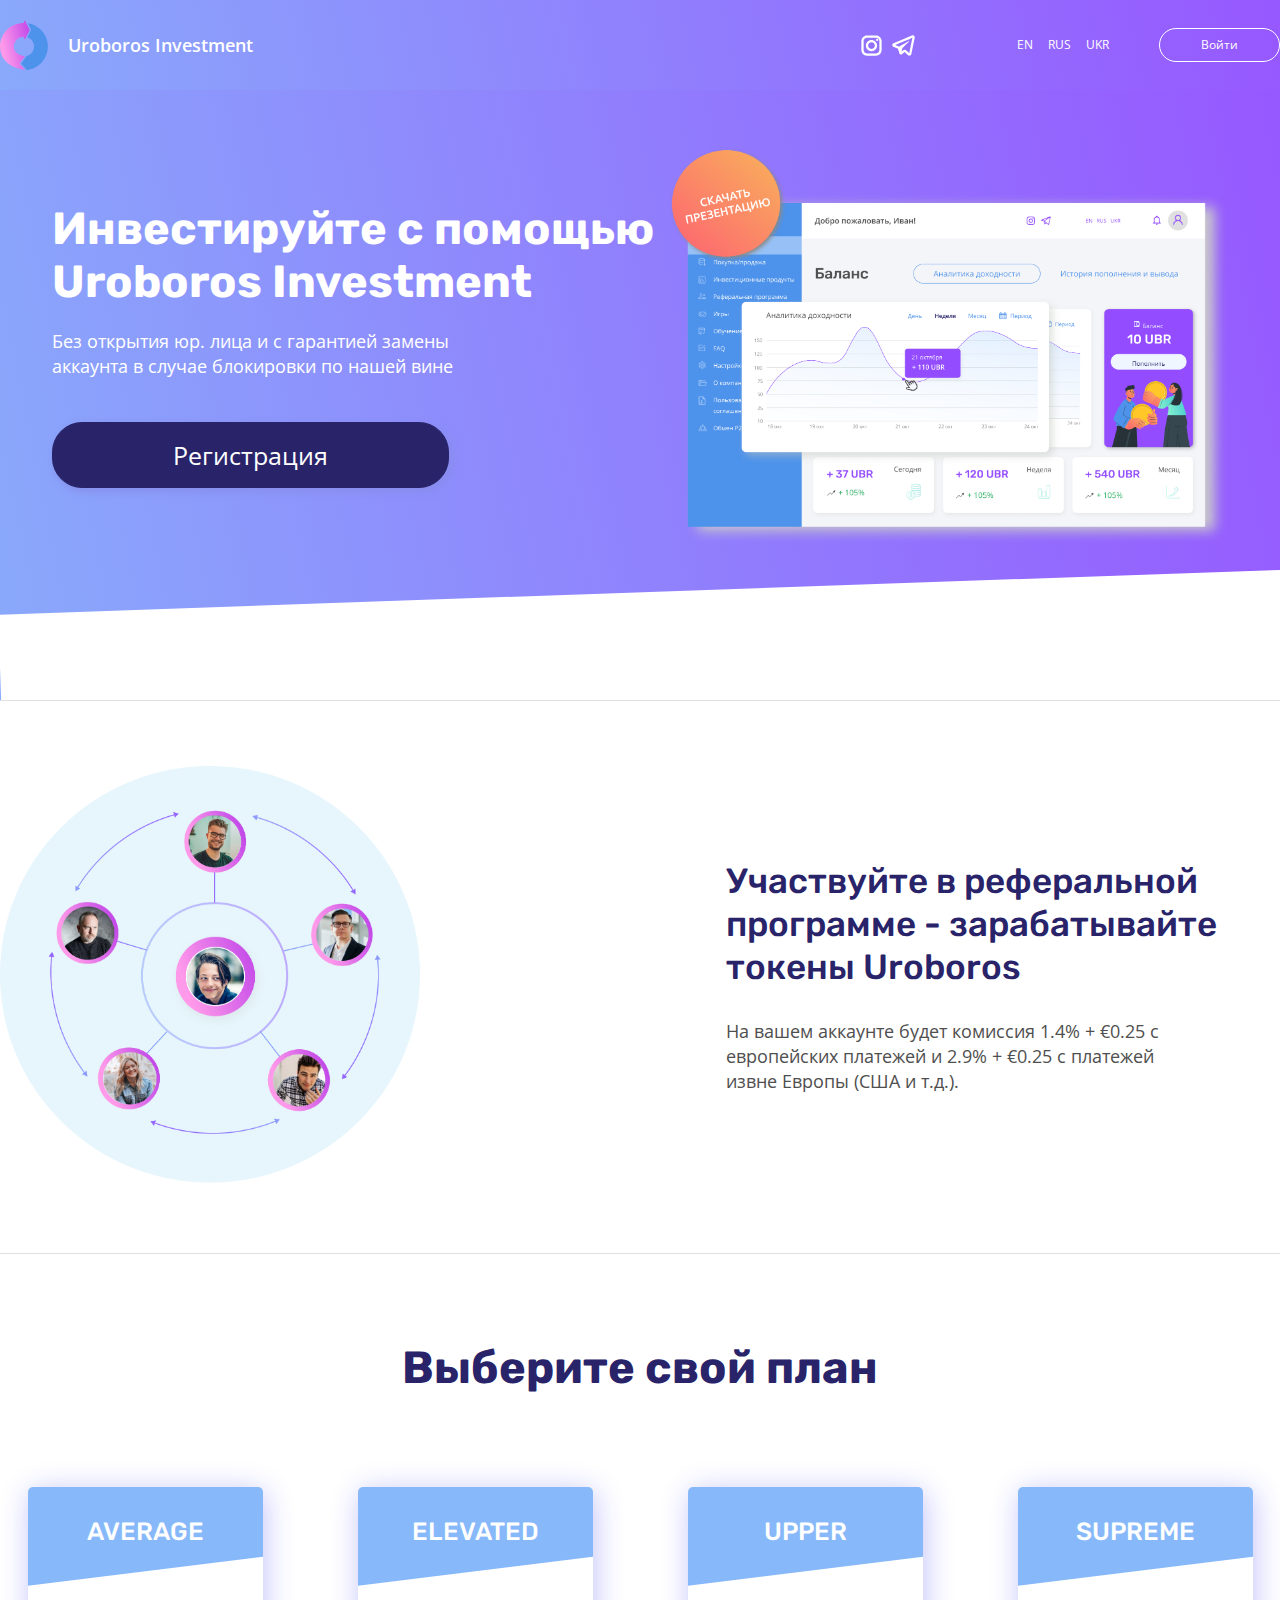
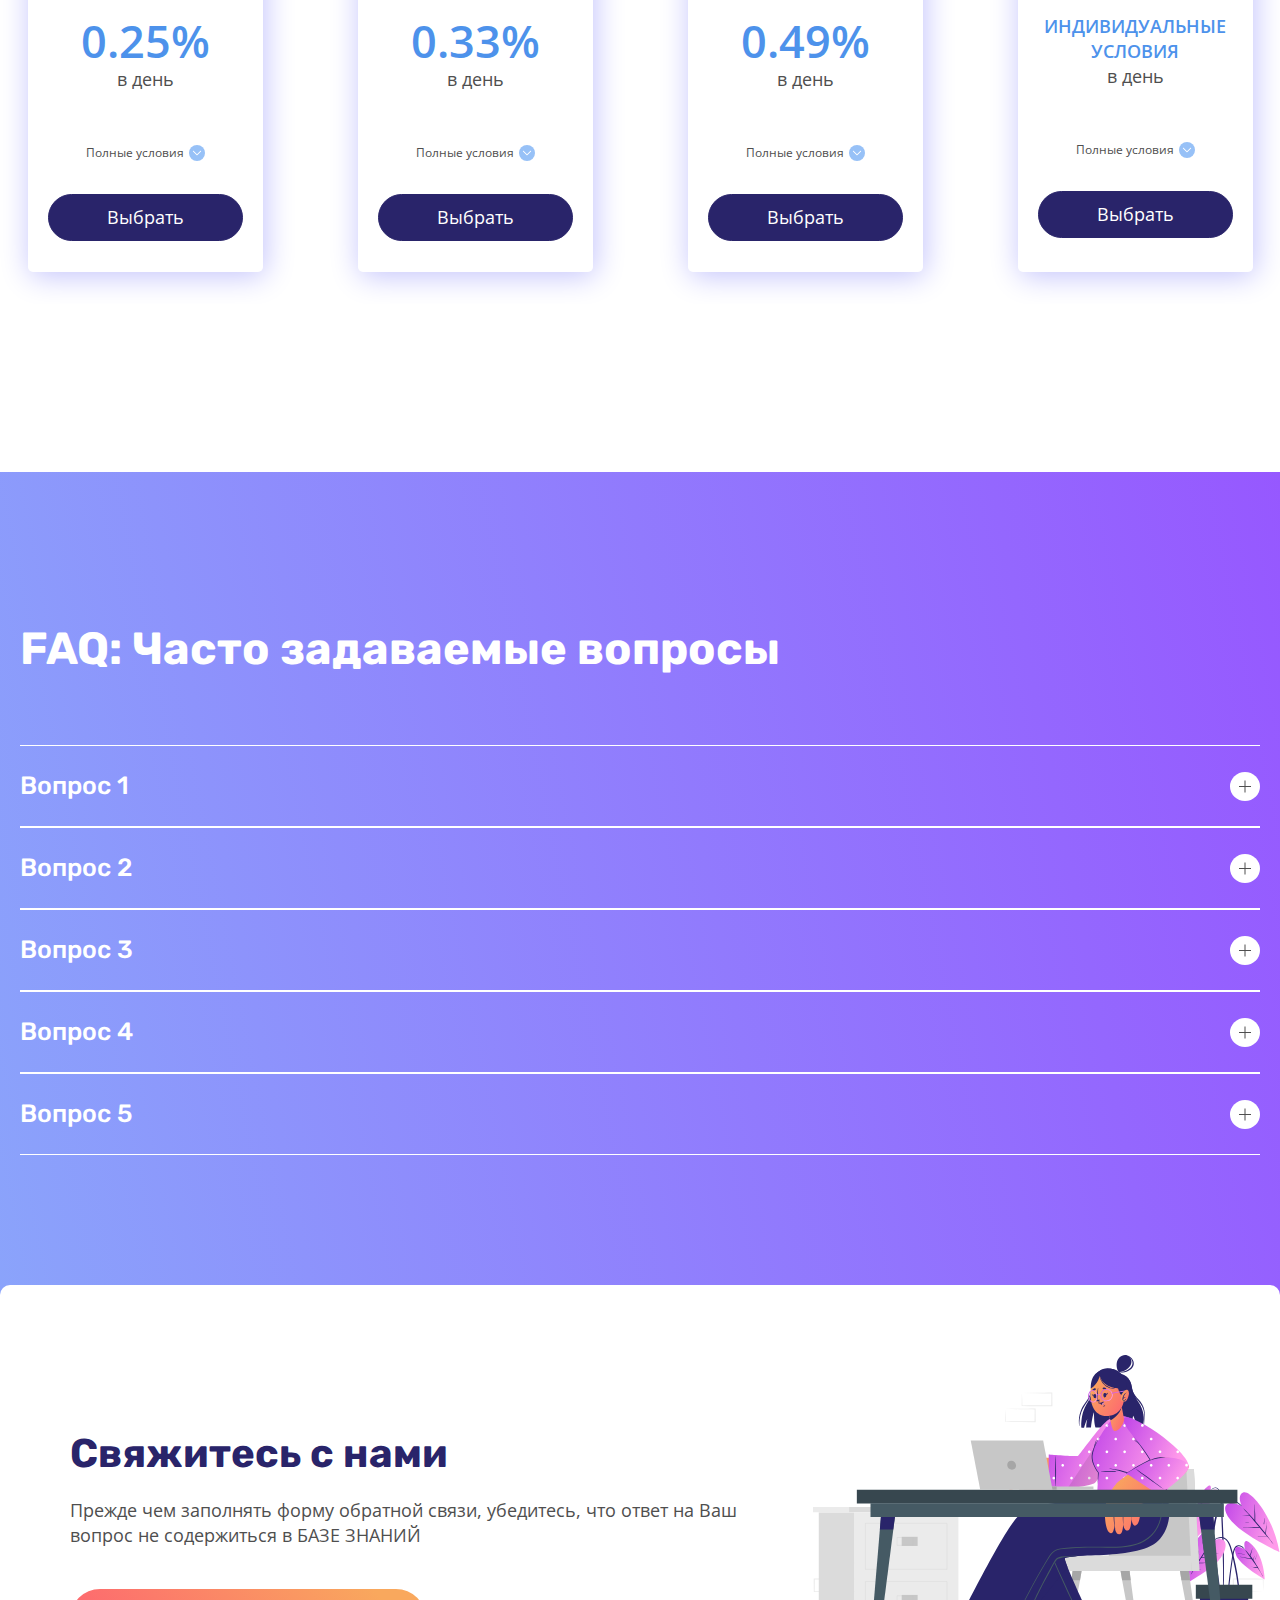
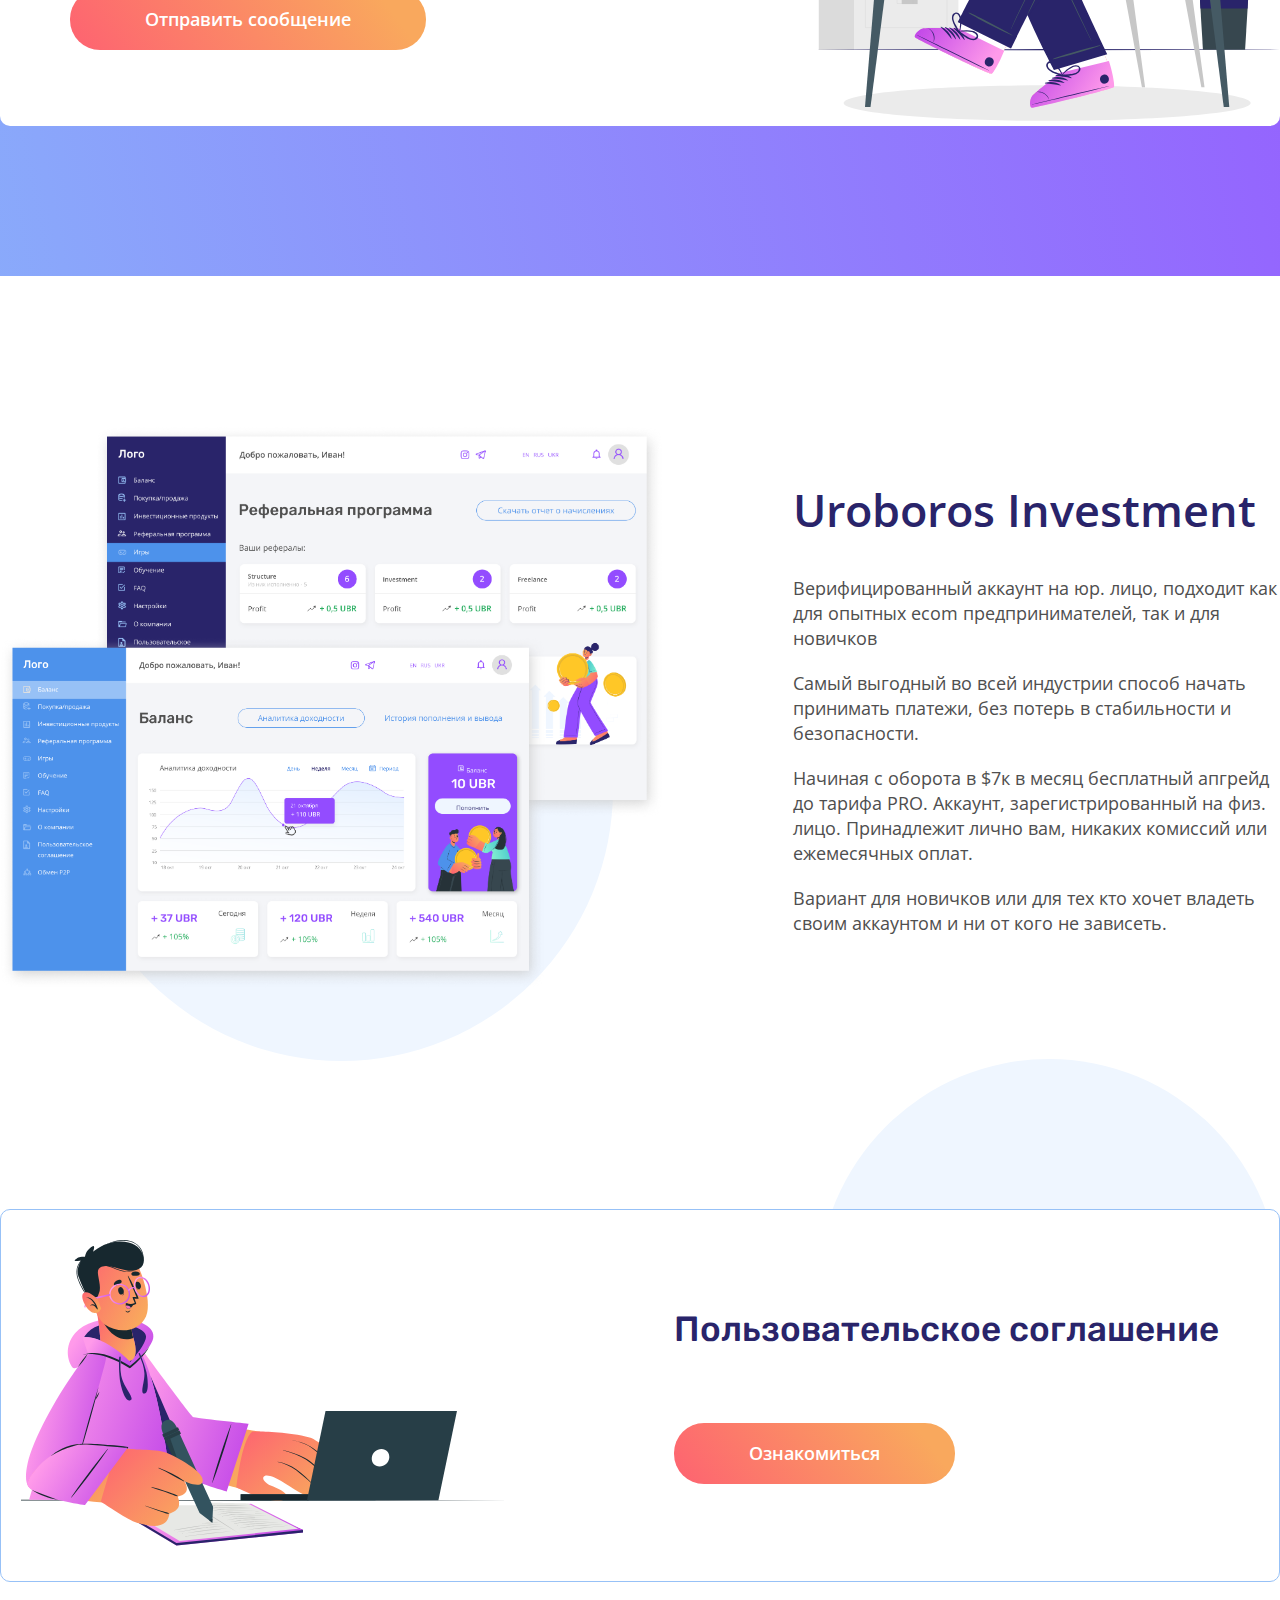
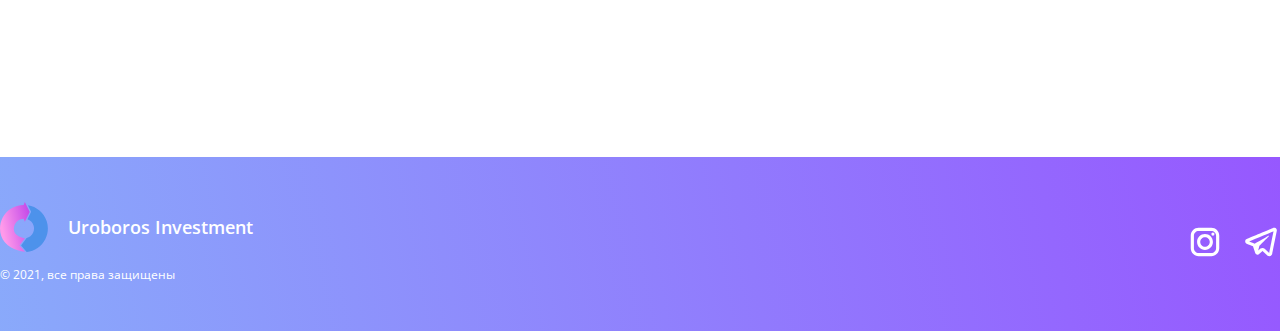
<file: index.html>
<!DOCTYPE html>
<html lang="en">

<head>
  <meta charset="UTF-8">
  <meta http-equiv="X-UA-Compatible" content="IE=edge">
  <meta name="viewport" content="width=device-width, initial-scale=1.0">
  <link rel="stylesheet" href="https://cdn.jsdelivr.net/npm/swiper@8/swiper-bundle.min.css" />
  <link rel="stylesheet" href="./assets/css/style.css">
  <title>Uroboros Investment</title>
  <link rel="website icon" type="svg" href="./assets/img/icons/header-logo.svg">
</head>

<body>

  <div class="wrapper">

    <header class="header bg">
      <div class="header-content container">
        <a href="./index.html" class="header-logo">
          <img src="./assets/img/icons/header-logo.svg" alt="">
          <span>Uroboros Investment</span>
        </a>
        <div class="header-links">
          <a href="" class="header-links__social">
            <svg class="header-links__social-icon">
              <use href="./assets/img/icons/svg-sprites.svg#instagram-icon"></use>
            </svg>
          </a>
          <a href="" class="header-links__social">
            <svg class="header-links__social-icon">
              <use href="./assets/img/icons/svg-sprites.svg#telegram-icon"></use>
            </svg>
          </a>
        </div>
        <div class="header-buttons">
          <div class="header-buttons__language">
            <a href="./index-eg.html" class="header-buttons__language-choose">EN</a>
            <a href="./index.html" class="header-buttons__language-choose">RUS</a>
            <a href="./index-ua.html" class="header-buttons__language-choose">UKR</a>
          </div>
          <a href="" class="header-buttons__btn">Войти</a>
        </div>
      </div>
    </header>

    <section class="banner bg">
      <div class="banner-content container">
        <div class="banner-content__info">
          <h1>Инвестируйте с помощью Uroboros Investment</h1>
          <p>Без открытия юр. лица и с гарантией замены аккаунта в случае блокировки по нашей вине</p>
          <a href="">Регистрация</a>
        </div>
        <div class="banner-content__image">
          <img src="./assets/img/images/banner-image.png" alt="">
        </div>
    </section>

    <section class="referral container">
      <div class="referral-info">
        <h2>Участвуйте в реферальной программе - зарабатывайте токены Uroboros</h1>
          <p>На вашем аккаунте будет комиссия 1.4% + €0.25 с европейских платежей и 2.9% + €0.25 с платежей извне Европы
            (США и т.д.).
          </p>
      </div>
      <div class="referral-image">
        <img src="./assets/img/images/referral-image.png" alt="">
      </div>
    </section>

    <section class="plan container">
      <h1 class="plan-title">Выберите свой план</h1>
      <div class="swiper mySwiper">
        <div class="swiper-wrapper">
          <div class="swiper-slide">
            <div class="plan-card">
              <h1 class="plan-card__category">AVERAGE</h1>
              <div class="plan-card__info">
                <h2 class="plan-card__info-percent">0.25%</h2>
                <span class="plan-card__info-time">в день</span>
                <button class="plan-card__info-more">
                  <span>Полные условия</span>
                  <svg class="plan-card__info-more__icon">
                    <use href="./assets/img/icons/svg-sprites.svg#arrow-down"></use>
                  </svg>
                </button>
              </div>
              <a href="#" class="plan-card__btn">Выбрать</a>
            </div>
          </div>
          <div class="swiper-slide">
            <div class="plan-card">
              <h1 class="plan-card__category">ELEVATED</h1>
              <div class="plan-card__info">
                <h2 class="plan-card__info-percent">0.33%</h2>
                <span class="plan-card__info-time">в день</span>
                <button class="plan-card__info-more">
                  <span>Полные условия</span>
                  <svg class="plan-card__info-more__icon">
                    <use href="./assets/img/icons/svg-sprites.svg#arrow-down"></use>
                  </svg>
                </button>
              </div>
              <a href="#" class="plan-card__btn">Выбрать</a>
            </div>
          </div>
          <div class="swiper-slide">
            <div class="plan-card">
              <h1 class="plan-card__category">UPPER</h1>
              <div class="plan-card__info">
                <h2 class="plan-card__info-percent">0.49%</h2>
                <span class="plan-card__info-time">в день</span>
                <button class="plan-card__info-more">
                  <span>Полные условия</span>
                  <svg class="plan-card__info-more__icon">
                    <use href="./assets/img/icons/svg-sprites.svg#arrow-down"></use>
                  </svg>
                </button>
              </div>
              <a href="#" class="plan-card__btn">Выбрать</a>
            </div>
          </div>
          <div class="swiper-slide">
            <div class="plan-card">
              <h1 class="plan-card__category">SUPREME</h1>
              <div class="plan-card__info">
                <h2 class="plan-card__info-supreme">ИНДИВИДУАЛЬНЫЕ УСЛОВИЯ</h2>
                <span class="plan-card__info-time">в день</span>
                <button class="plan-card__info-more">
                  <span>Полные условия</span>
                  <svg class="plan-card__info-more__icon">
                    <use href="./assets/img/icons/svg-sprites.svg#arrow-down"></use>
                  </svg>
                </button>
              </div>
              <a href="#" class="plan-card__btn">Выбрать</a>
            </div>
          </div>
        </div>
        <div class="swiper-pagination"></div>
      </div>
    </section>

    <div class="bg">
      <section class="faq container">
        <h1>FAQ: Часто задаваемые вопросы</h1>
        <div class="faq-content">
          <div class="faq-content__info">
            <div class="faq-content__info-question">
              <h3>Вопрос 1</h3>
              <div class="faq-content__info-question__btn">
                <span></span>
              </div>
            </div>
            <div class="faq-content__info-answer">
              <h2>Как произвести оплату за подключение Stripe?</h2>
              <p>На вашем аккаунте будет комиссия 1.4% + €0.25 с европейских платежей и 2.9% + €0.25 с платежей извне
                Европы (США и т.д.).
                Для примера работая через PayPal на ИП потеря от оборота будет составлять до 13.5-14% (Налог, пенсионка,
                комиссия и т.д.), а это очень часто больше половины прибыли, так что Stripe намного выгоднее.</p>
            </div>
          </div>
          <div class="faq-content__info">
            <div class="faq-content__info-question">
              <h3>Вопрос 2</h3>
              <div class="faq-content__info-question__btn">
                <span></span>
              </div>
            </div>
            <div class="faq-content__info-answer">
              <h2>Как произвести оплату за подключение Stripe?</h2>
              <p>На вашем аккаунте будет комиссия 1.4% + €0.25 с европейских платежей и 2.9% + €0.25 с платежей извне
                Европы (США и т.д.).
                Для примера работая через PayPal на ИП потеря от оборота будет составлять до 13.5-14% (Налог, пенсионка,
                комиссия и т.д.), а это очень часто больше половины прибыли, так что Stripe намного выгоднее.</p>
            </div>
          </div>
          <div class="faq-content__info">
            <div class="faq-content__info-question">
              <h3>Вопрос 3</h3>
              <div class="faq-content__info-question__btn">
                <span></span>
              </div>
            </div>
            <div class="faq-content__info-answer">
              <h2>Как произвести оплату за подключение Stripe?</h2>
              <p>На вашем аккаунте будет комиссия 1.4% + €0.25 с европейских платежей и 2.9% + €0.25 с платежей извне
                Европы (США и т.д.).
                Для примера работая через PayPal на ИП потеря от оборота будет составлять до 13.5-14% (Налог, пенсионка,
                комиссия и т.д.), а это очень часто больше половины прибыли, так что Stripe намного выгоднее.</p>
            </div>
          </div>
          <div class="faq-content__info">
            <div class="faq-content__info-question">
              <h3>Вопрос 4</h3>
              <div class="faq-content__info-question__btn">
                <span></span>
              </div>
            </div>
            <div class="faq-content__info-answer">
              <h2>Как произвести оплату за подключение Stripe?</h2>
              <p>На вашем аккаунте будет комиссия 1.4% + €0.25 с европейских платежей и 2.9% + €0.25 с платежей извне
                Европы (США и т.д.).
                Для примера работая через PayPal на ИП потеря от оборота будет составлять до 13.5-14% (Налог, пенсионка,
                комиссия и т.д.), а это очень часто больше половины прибыли, так что Stripe намного выгоднее.</p>
            </div>
          </div>
          <div class="faq-content__info">
            <div class="faq-content__info-question">
              <h3>Вопрос 5</h3>
              <div class="faq-content__info-question__btn">
                <span></span>
              </div>
            </div>
            <div class="faq-content__info-answer">
              <h2>Как произвести оплату за подключение Stripe?</h2>
              <p>На вашем аккаунте будет комиссия 1.4% + €0.25 с европейских платежей и 2.9% + €0.25 с платежей извне
                Европы (США и т.д.).
                Для примера работая через PayPal на ИП потеря от оборота будет составлять до 13.5-14% (Налог, пенсионка,
                комиссия и т.д.), а это очень часто больше половины прибыли, так что Stripe намного выгоднее.</p>
            </div>
          </div>
        </div>
      </section>

      <section class="contact-us container">
        <div class="contact-us-content">
          <div class="contact-us-content__info">
            <h2>Свяжитесь с нами</h2>
            <p>Прежде чем заполнять форму обратной связи, убедитесь, что ответ на Ваш вопрос не содержиться в БАЗЕ
              ЗНАНИЙ</p>
            <a href="">Отправить сообщение</a>
          </div>
          <div class="contact-us-image">
            <img src="./assets/img/images/contact-us-image.svg" alt="contact">
          </div>
        </div>
      </section>
    </div>

    <section class="investment container">
      <div class="investment-content">
        <div class="investment-content__info">
          <h2>Uroboros Investment</h2>
          <div class="investment-content__info-desc">
            <p>Верифицированный аккаунт на юр. лицо, подходит как для опытных ecom предпринимателей, так и для новичков
            </p>
            <p>
              Самый выгодный во всей индустрии способ начать принимать платежи, без потерь в стабильности и
              безопасности.
            </p>
            <p>
              Начиная с оборота в $7к в месяц бесплатный апгрейд до тарифа PRO. Аккаунт, зарегистрированный на физ.
              лицо. Принадлежит лично вам, никаких комиссий или ежемесячных оплат.
            </p>
            <p>
              Вариант для новичков или для тех кто хочет владеть своим аккаунтом и ни от кого не зависеть.
            </p>
          </div>
        </div>
        <div class="investment-image">
          <img src="./assets/img/images/investment-image.png" alt="investment">
        </div>
      </div>
    </section>

    <section class="terms container">
      <div class="terms-content">
        <div class="terms-content__info">
          <h2>Пользовательское соглашение</h2>
          <a href="">Ознакомиться</a>
        </div>
        <div class="terms-content__image">
          <img src="./assets/img/images/terms-image.svg" alt="">
        </div>
      </div>
    </section>

    <footer class="footer bg">
      <div class="footer-content container">
        <div class="footer-content__info">
          <div class="footer-content__info-logo">
            <img src="./assets/img/icons/header-logo.svg" alt="">
            <span>Uroboros Investment</span>
          </div>
          <p class="footer-content__info-copyright">© 2021, все права защищены</p>
        </div>
        <div class="footer-content__links">
          <a href="" class="footer-content__links-social">
            <svg class="footer-content__links-social__icon">
              <use href="./assets/img/icons/svg-sprites.svg#instagram-icon"></use>
            </svg>
          </a>
          <a href="" class="footer-content__links-social">
            <svg class="footer-content__links-social__icon">
              <use href="./assets/img/icons/svg-sprites.svg#telegram-icon"></use>
            </svg>
          </a>
        </div>
      </div>
    </footer>
  </div>

  <script src="https://cdn.jsdelivr.net/npm/swiper@8/swiper-bundle.min.js"></script>
  <script src="./assets/js/script.js"></script>
</body>

</html>
</file>
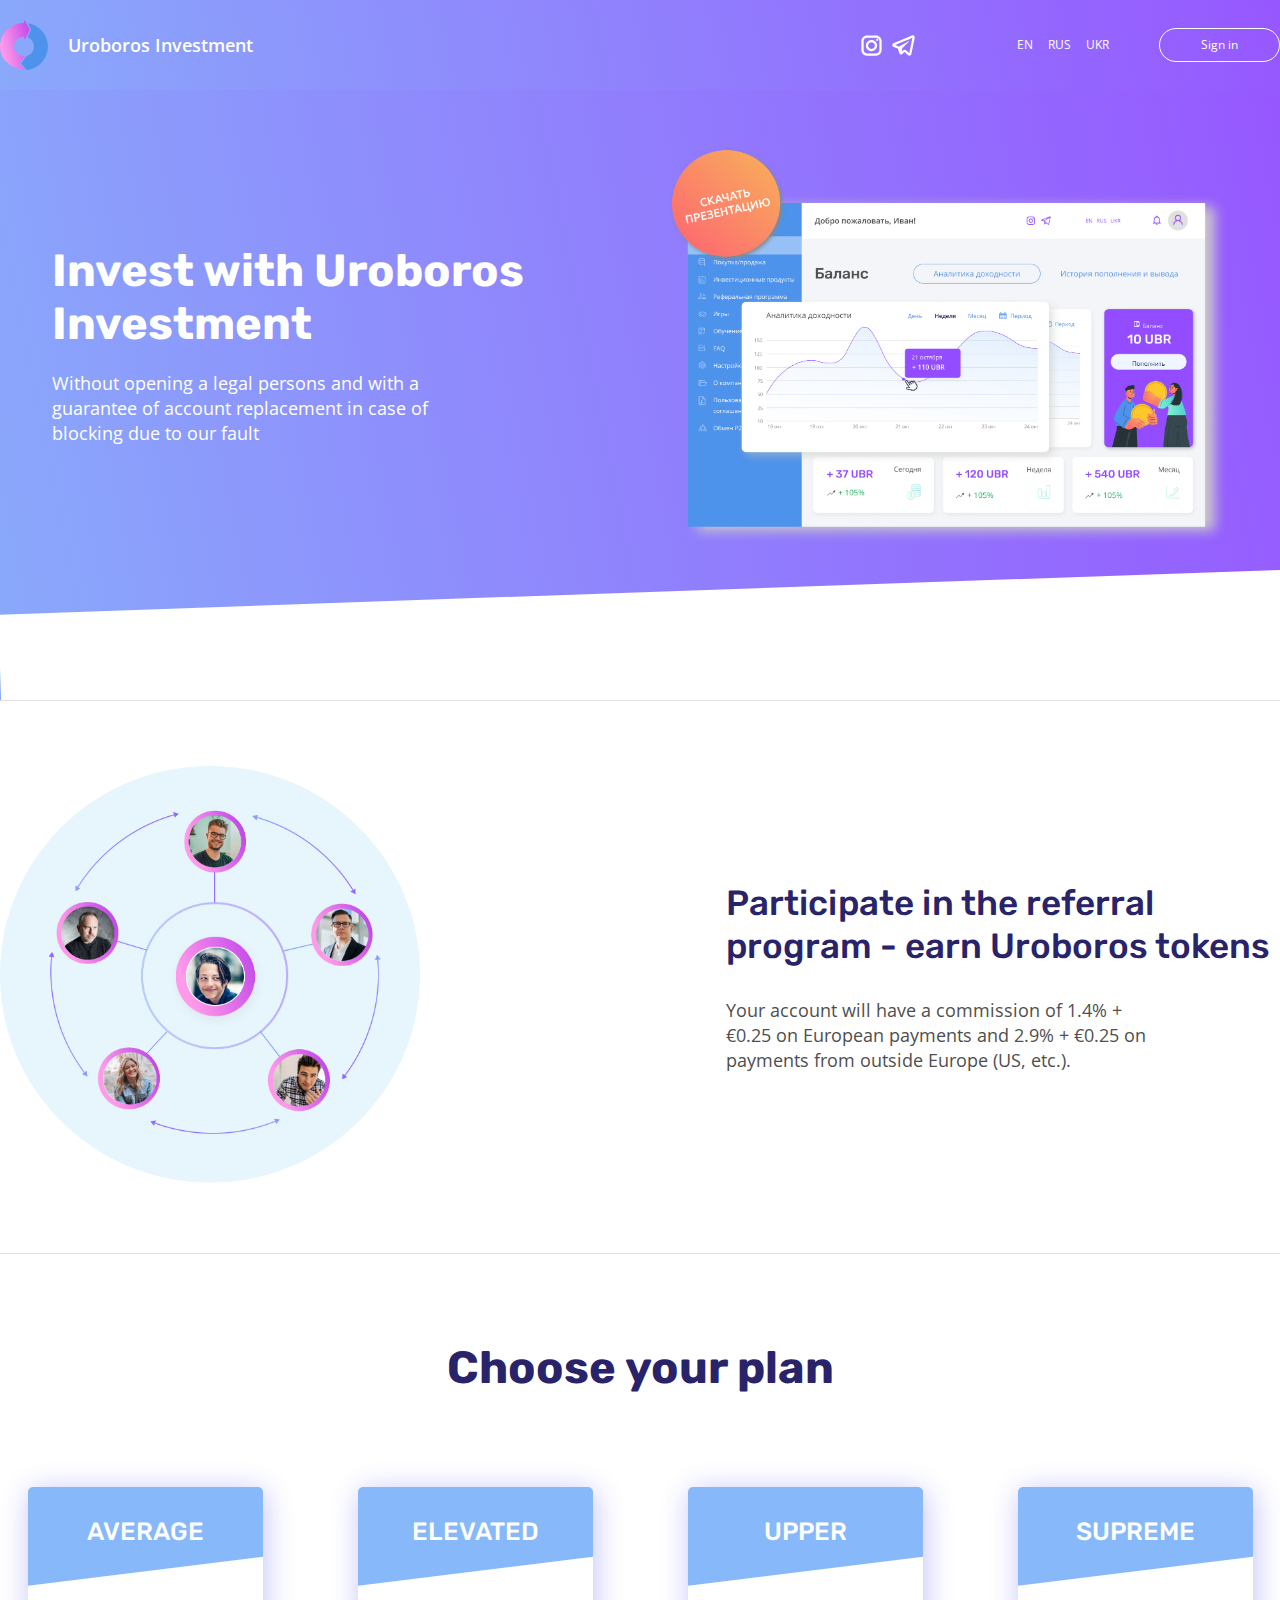
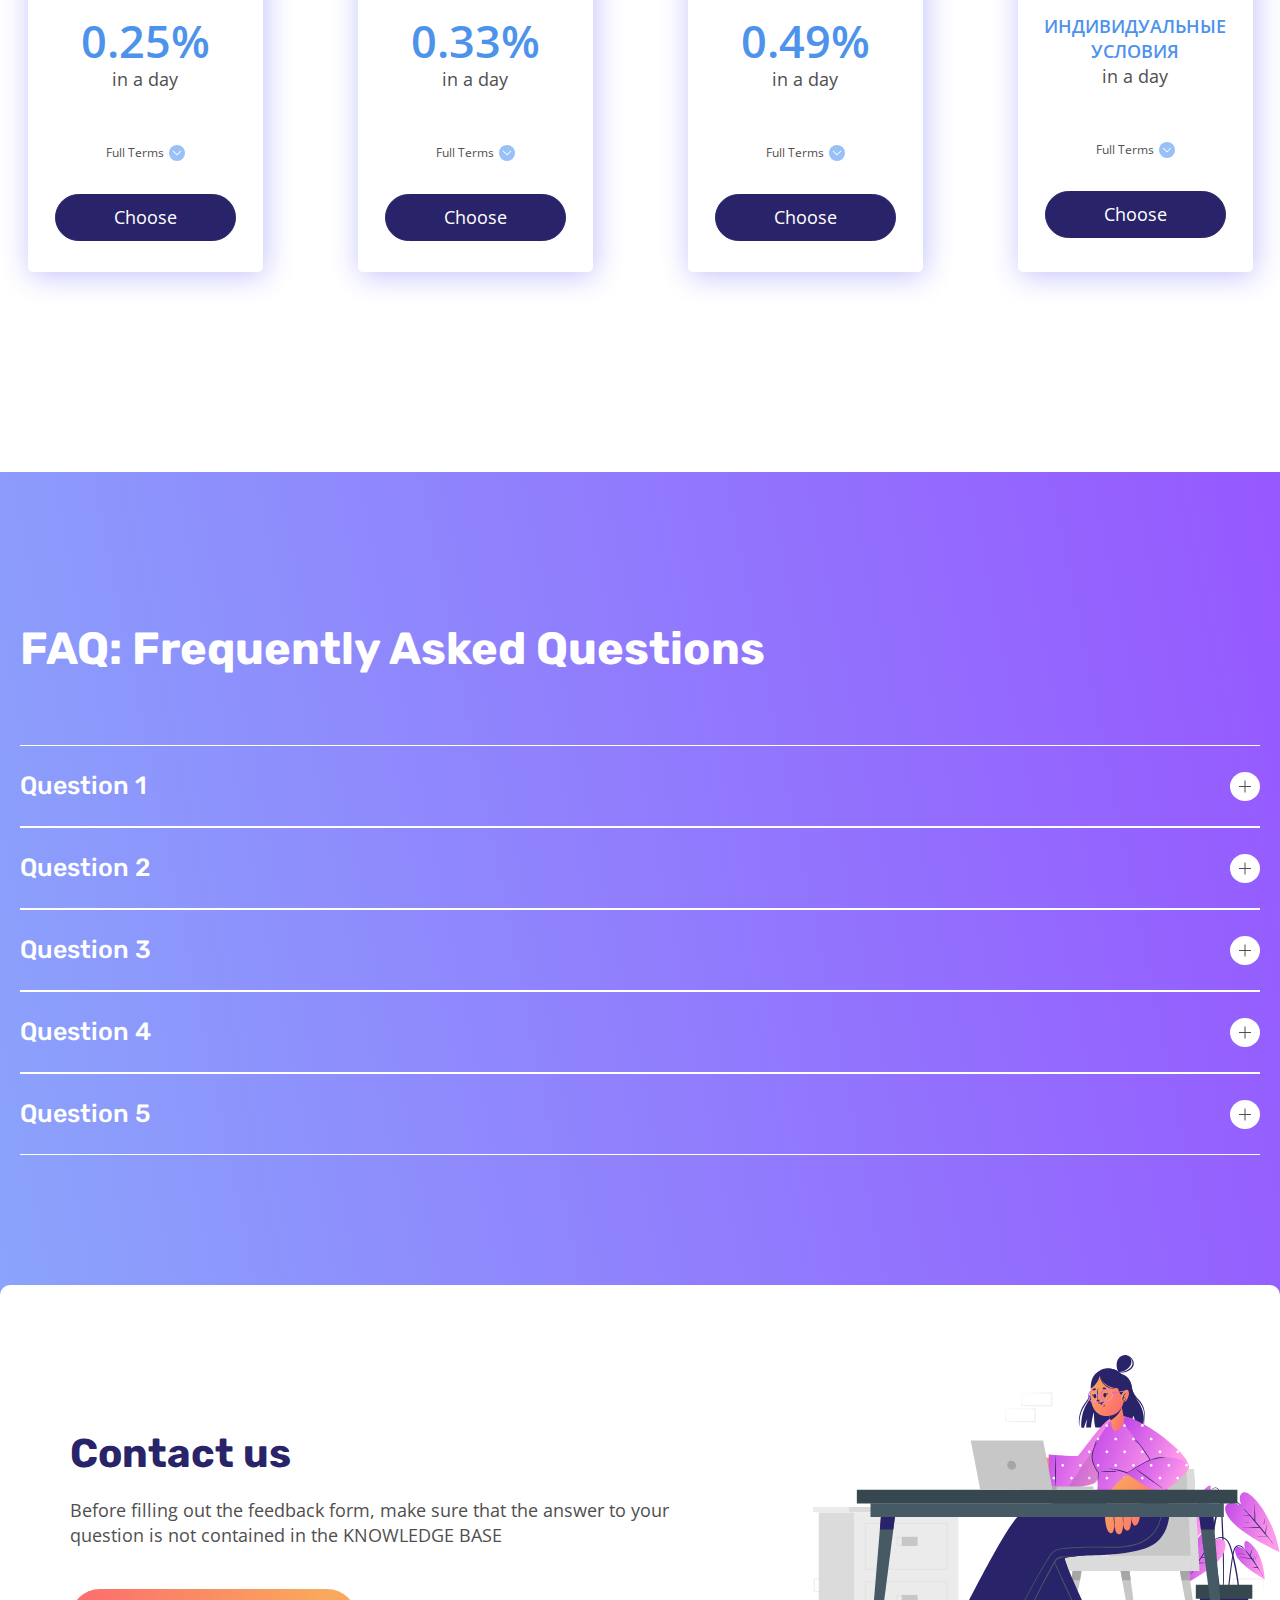
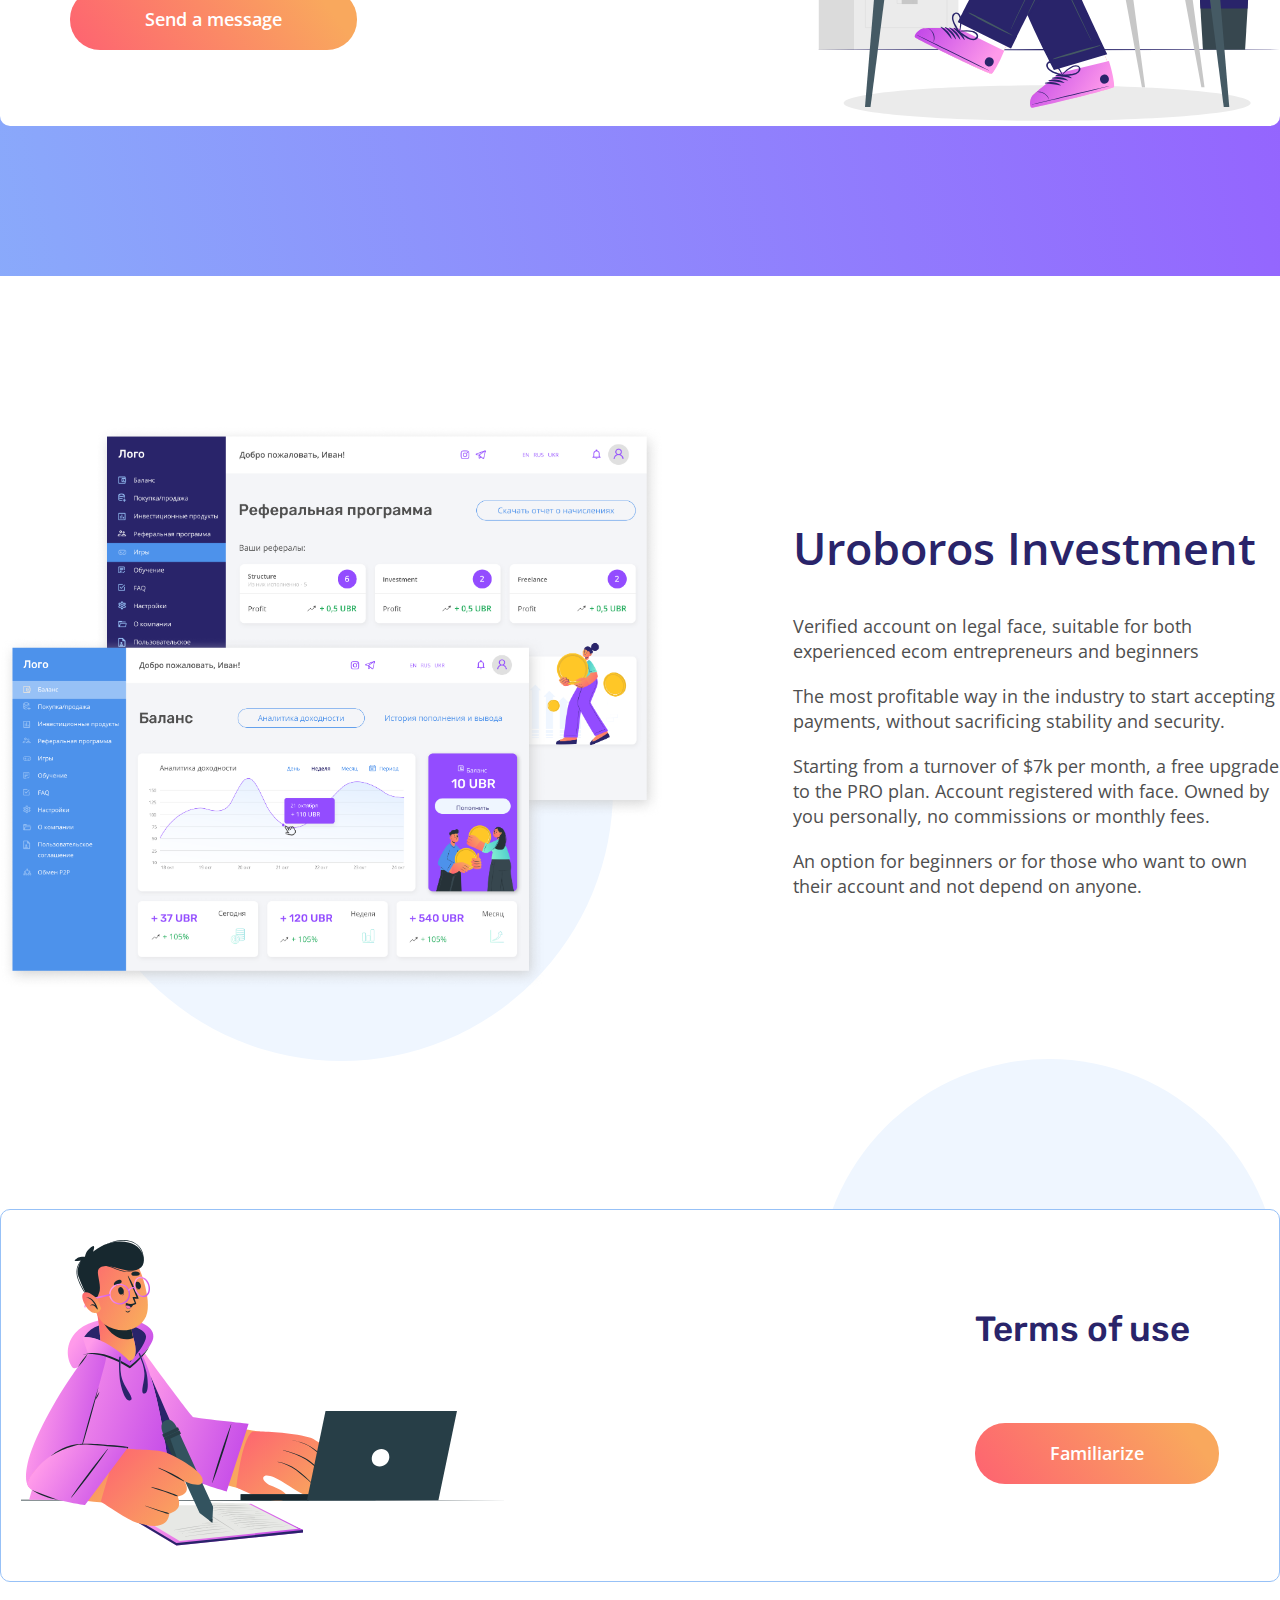
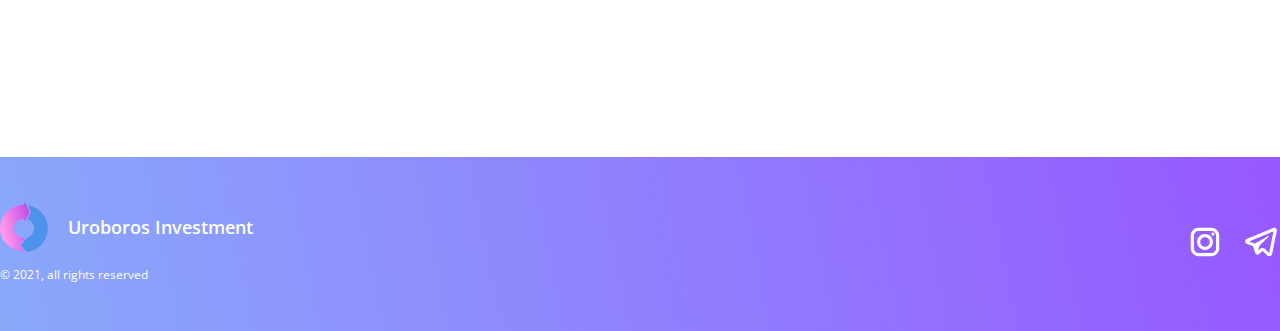
<file: index-eg.html>
<!DOCTYPE html>
<html lang="en">

<head>
  <meta charset="UTF-8">
  <meta http-equiv="X-UA-Compatible" content="IE=edge">
  <meta name="viewport" content="width=device-width, initial-scale=1.0">
  <link rel="stylesheet" href="https://cdn.jsdelivr.net/npm/swiper@8/swiper-bundle.min.css" />
  <link rel="stylesheet" href="./assets/css/style.css">
  <title>Uroboros Investment</title>
</head>

<body>

  <div class="wrapper">

    <header class="header bg">
      <div class="header-content container">
        <a href="./index-eg.html" class="header-logo">
          <img src="./assets/img/icons/header-logo.svg" alt="">
          <span>Uroboros Investment</span>
        </a>
        <div class="header-links">
          <a href="" class="header-links__social">
            <svg class="header-links__social-icon">
              <use href="./assets/img/icons/svg-sprites.svg#instagram-icon"></use>
            </svg>
          </a>
          <a href="" class="header-links__social">
            <svg class="header-links__social-icon">
              <use href="./assets/img/icons/svg-sprites.svg#telegram-icon"></use>
            </svg>
          </a>
        </div>
        <div class="header-buttons">
          <div class="header-buttons__language">
            <a href="./index-eg.html" class="header-buttons__language-choose">EN</a>
            <a href="./index.html" class="header-buttons__language-choose">RUS</a>
            <a href="./index-ua.html" class="header-buttons__language-choose">UKR</a>
          </div>
          <a href="" class="header-buttons__btn">Sign in</a>
        </div>
      </div>
    </header>

    <section class="banner bg">
      <div class="banner-content container">
        <div class="banner-content__info">
          <h1>Invest with Uroboros Investment</h1>
          <p>Without opening a legal persons and with a guarantee of account replacement in case of blocking due to our
            fault</a>
        </div>
        <div class="banner-content__image">
          <img src="./assets/img/images/banner-image.png" alt="">
        </div>
    </section>

    <section class="referral container">
      <div class="referral-info">
        <h2>
          Participate in the referral program - earn Uroboros tokens</h1>
          <p>Your account will have a commission of 1.4% + €0.25 on European payments and 2.9% + €0.25 on payments from
            outside Europe (US, etc.).
          </p>
      </div>
      <div class="referral-image">
        <img src="./assets/img/images/referral-image.png" alt="">
      </div>
    </section>

    <section class="plan container">
      <h1 class="plan-title">
        Choose your plan</h1>
      <div class="swiper mySwiper">
        <div class="swiper-wrapper">
          <div class="swiper-slide">
            <div class="plan-card">
              <h1 class="plan-card__category">AVERAGE</h1>
              <div class="plan-card__info">
                <h2 class="plan-card__info-percent">0.25%</h2>
                <span class="plan-card__info-time">
                  in a day</span>
                <button class="plan-card__info-more">
                  <span>Full Terms</span>
                  <svg class="plan-card__info-more__icon">
                    <use href="./assets/img/icons/svg-sprites.svg#arrow-down"></use>
                  </svg>
                </button>
              </div>
              <a href="#" class="plan-card__btn">Choose</a>
            </div>
          </div>
          <div class="swiper-slide">
            <div class="plan-card">
              <h1 class="plan-card__category">ELEVATED</h1>
              <div class="plan-card__info">
                <h2 class="plan-card__info-percent">0.33%</h2>
                <span class="plan-card__info-time">
                  in a day</span>
                <button class="plan-card__info-more">
                  <span>Full Terms</span>
                  <svg class="plan-card__info-more__icon">
                    <use href="./assets/img/icons/svg-sprites.svg#arrow-down"></use>
                  </svg>
                </button>
              </div>
              <a href="#" class="plan-card__btn">Choose</a>
            </div>
          </div>
          <div class="swiper-slide">
            <div class="plan-card">
              <h1 class="plan-card__category">UPPER</h1>
              <div class="plan-card__info">
                <h2 class="plan-card__info-percent">0.49%</h2>
                <span class="plan-card__info-time">
                  in a day</span>
                <button class="plan-card__info-more">
                  <span>Full Terms</span>
                  <svg class="plan-card__info-more__icon">
                    <use href="./assets/img/icons/svg-sprites.svg#arrow-down"></use>
                  </svg>
                </button>
              </div>
              <a href="#" class="plan-card__btn">Choose</a>
            </div>
          </div>
          <div class="swiper-slide">
            <div class="plan-card">
              <h1 class="plan-card__category">SUPREME</h1>
              <div class="plan-card__info">
                <h2 class="plan-card__info-supreme">ИНДИВИДУАЛЬНЫЕ УСЛОВИЯ</h2>
                <span class="plan-card__info-time">
                  in a day</span>
                <button class="plan-card__info-more">
                  <span>Full Terms</span>
                  <svg class="plan-card__info-more__icon">
                    <use href="./assets/img/icons/svg-sprites.svg#arrow-down"></use>
                  </svg>
                </button>
              </div>
              <a href="#" class="plan-card__btn">Choose</a>
            </div>
          </div>
        </div>
        <div class="swiper-pagination"></div>
      </div>
    </section>

    <div class="bg">
      <section class="faq container">
        <h1>
          FAQ: Frequently Asked Questions</h1>
        <div class="faq-content">
          <div class="faq-content__info">
            <div class="faq-content__info-question">
              <h3>Question 1</h3>
              <div class="faq-content__info-question__btn">
                <span></span>
              </div>
            </div>
            <div class="faq-content__info-answer">
              <h2>
                How do I pay for a Stripe connection?</h2>
              <p>Your account will have a commission of 1.4% + €0.25 on European payments and 2.9% + €0.25 on payments
                from outside Europe (US, etc.).
                For example, working through PayPal on an individual entrepreneur, the loss from turnover will be up to
                13.5-14% (Tax, pension, commission, etc.), and this is very often more than half of the profit, so
                Stripe is much more profitable.</p>
            </div>
          </div>
          <div class="faq-content__info">
            <div class="faq-content__info-question">
              <h3>Question 2</h3>
              <div class="faq-content__info-question__btn">
                <span></span>
              </div>
            </div>
            <div class="faq-content__info-answer">
              <h2>
                How do I pay for a Stripe connection?</h2>
              <p>Your account will have a commission of 1.4% + €0.25 on European payments and 2.9% + €0.25 on payments
                from outside Europe (US, etc.).
                For example, working through PayPal on an individual entrepreneur, the loss from turnover will be up to
                13.5-14% (Tax, pension, commission, etc.), and this is very often more than half of the profit, so
                Stripe is much more profitable.</p>
            </div>
          </div>
          <div class="faq-content__info">
            <div class="faq-content__info-question">
              <h3>Question 3</h3>
              <div class="faq-content__info-question__btn">
                <span></span>
              </div>
            </div>
            <div class="faq-content__info-answer">
              <h2>
                How do I pay for a Stripe connection?</h2>
              <p>Your account will have a commission of 1.4% + €0.25 on European payments and 2.9% + €0.25 on payments
                from outside Europe (US, etc.).
                For example, working through PayPal on an individual entrepreneur, the loss from turnover will be up to
                13.5-14% (Tax, pension, commission, etc.), and this is very often more than half of the profit, so
                Stripe is much more profitable.</p>
            </div>
          </div>
          <div class="faq-content__info">
            <div class="faq-content__info-question">
              <h3>Question 4</h3>
              <div class="faq-content__info-question__btn">
                <span></span>
              </div>
            </div>
            <div class="faq-content__info-answer">
              <h2>
                How do I pay for a Stripe connection?</h2>
              <p>Your account will have a commission of 1.4% + €0.25 on European payments and 2.9% + €0.25 on payments
                from outside Europe (US, etc.).
                For example, working through PayPal on an individual entrepreneur, the loss from turnover will be up to
                13.5-14% (Tax, pension, commission, etc.), and this is very often more than half of the profit, so
                Stripe is much more profitable.</p>
            </div>
          </div>
          <div class="faq-content__info">
            <div class="faq-content__info-question">
              <h3>Question 5</h3>
              <div class="faq-content__info-question__btn">
                <span></span>
              </div>
            </div>
            <div class="faq-content__info-answer">
              <h2>
                How do I pay for a Stripe connection?</h2>
              <p>Your account will have a commission of 1.4% + €0.25 on European payments and 2.9% + €0.25 on payments
                from outside Europe (US, etc.).
                For example, working through PayPal on an individual entrepreneur, the loss from turnover will be up to
                13.5-14% (Tax, pension, commission, etc.), and this is very often more than half of the profit, so
                Stripe is much more profitable.</p>
            </div>
          </div>
        </div>
      </section>

      <section class="contact-us container">
        <div class="contact-us-content">
          <div class="contact-us-content__info">
            <h2>Contact us</h2>
            <p>Before filling out the feedback form, make sure that the answer to your question is not contained in the KNOWLEDGE BASE</p>
            <a href="">Send a message</a>
          </div>
          <div class="contact-us-image">
            <img src="./assets/img/images/contact-us-image.svg" alt="contact">
          </div>
        </div>
      </section>
    </div>

    <section class="investment container">
      <div class="investment-content">
        <div class="investment-content__info">
          <h2>Uroboros Investment</h2>
          <div class="investment-content__info-desc">
            <p>Verified account on legal face, suitable for both experienced ecom entrepreneurs and beginners

            </p>
            <p>
              The most profitable way in the industry to start accepting payments, without sacrificing stability and security.
            </p>
            <p>
              Starting from a turnover of $7k per month, a free upgrade to the PRO plan. Account registered with face. Owned by you personally, no commissions or monthly fees.
            </p>
            <p>
              An option for beginners or for those who want to own their account and not depend on anyone.
            </p>
          </div>
        </div>
        <div class="investment-image">
          <img src="./assets/img/images/investment-image.png" alt="investment">
        </div>
      </div>
    </section>

    <section class="terms container">
      <div class="terms-content">
        <div class="terms-content__info">
          <h2>Terms of use</h2>
          <a href="">Familiarize</a>
        </div>
        <div class="terms-content__image">
          <img src="./assets/img/images/terms-image.svg" alt="">
        </div>
      </div>
    </section>

    <footer class="footer bg">
      <div class="footer-content container">
        <div class="footer-content__info">
          <div class="footer-content__info-logo">
            <img src="./assets/img/icons/header-logo.svg" alt="">
            <span>Uroboros Investment</span>
          </div>
          <p class="footer-content__info-copyright">
            © 2021, all rights reserved</p>
        </div>
        <div class="footer-content__links">
          <a href="" class="footer-content__links-social">
            <svg class="footer-content__links-social__icon">
              <use href="./assets/img/icons/svg-sprites.svg#instagram-icon"></use>
            </svg>
          </a>
          <a href="" class="footer-content__links-social">
            <svg class="footer-content__links-social__icon">
              <use href="./assets/img/icons/svg-sprites.svg#telegram-icon"></use>
            </svg>
          </a>
        </div>
      </div>
    </footer>
  </div>

  <script src="https://cdn.jsdelivr.net/npm/swiper@8/swiper-bundle.min.js"></script>
  <script src="./assets/js/script.js"></script>
</body>

</html>
</file>
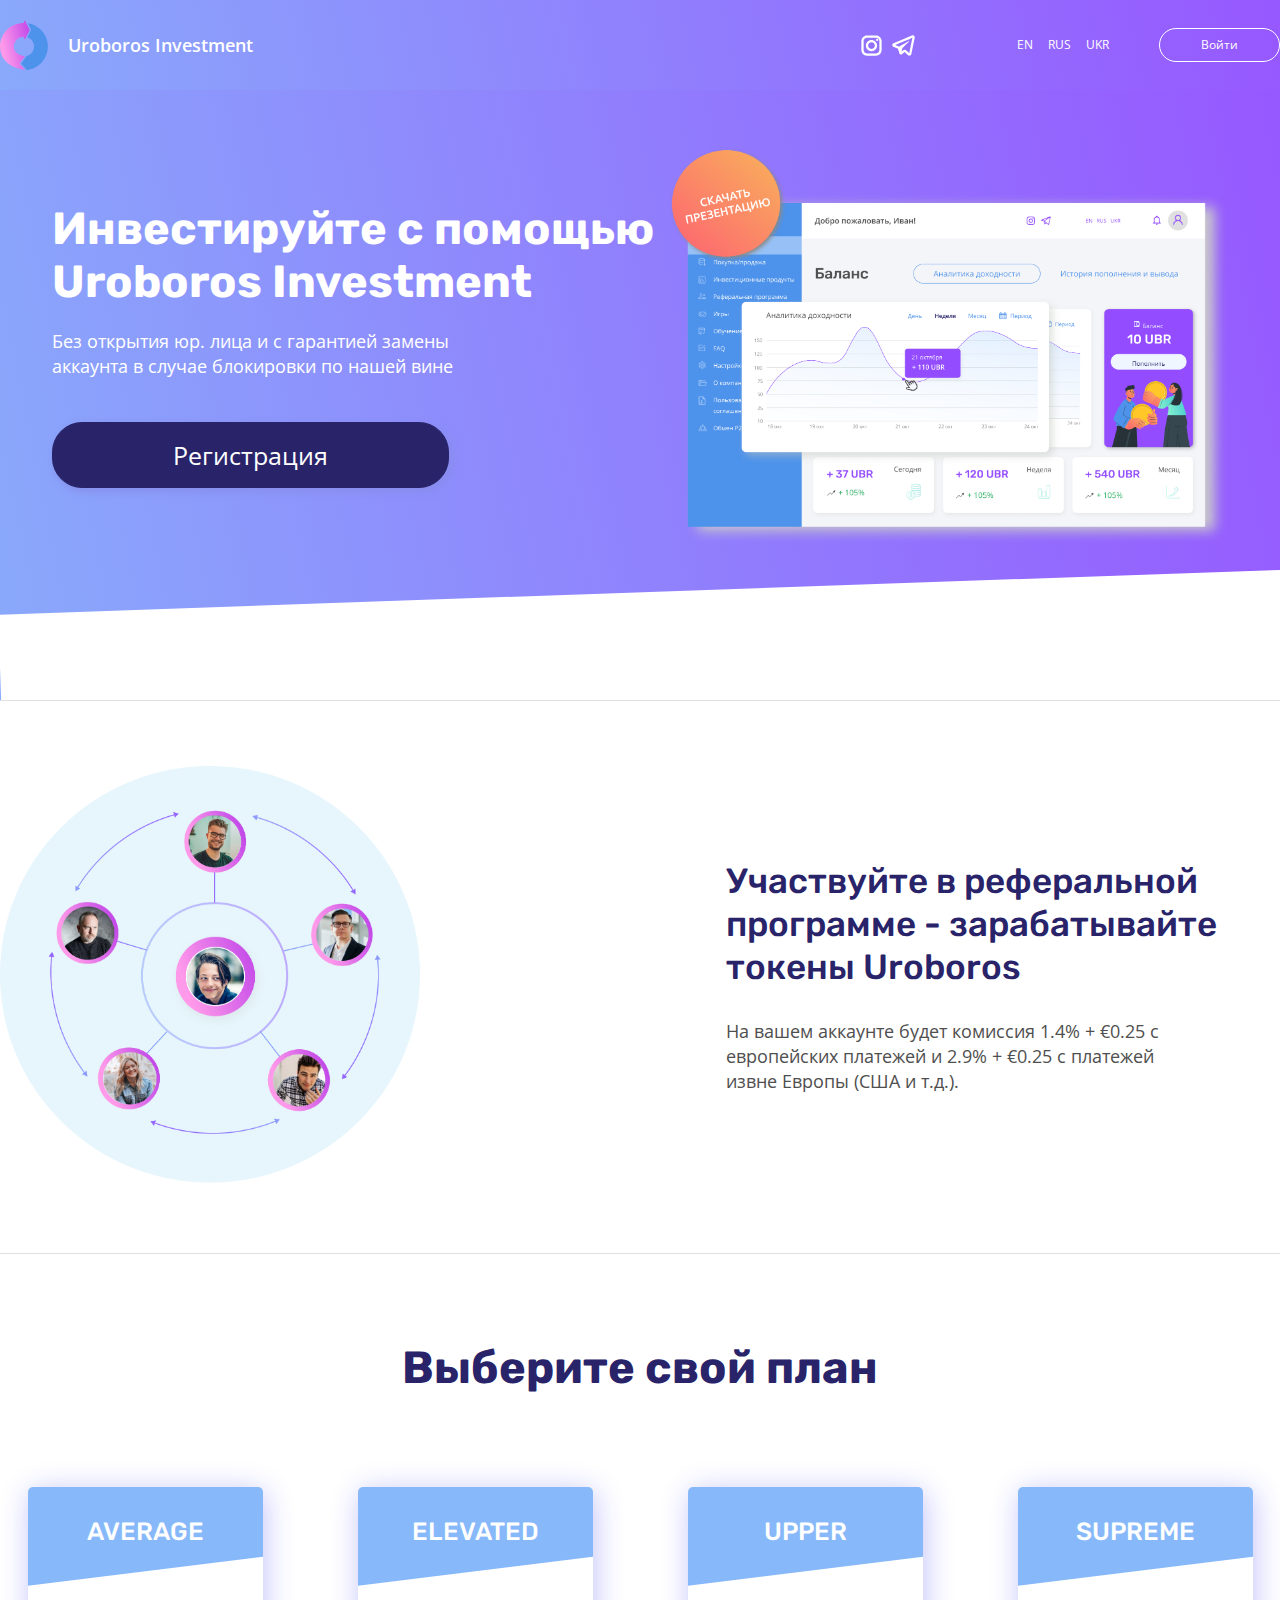
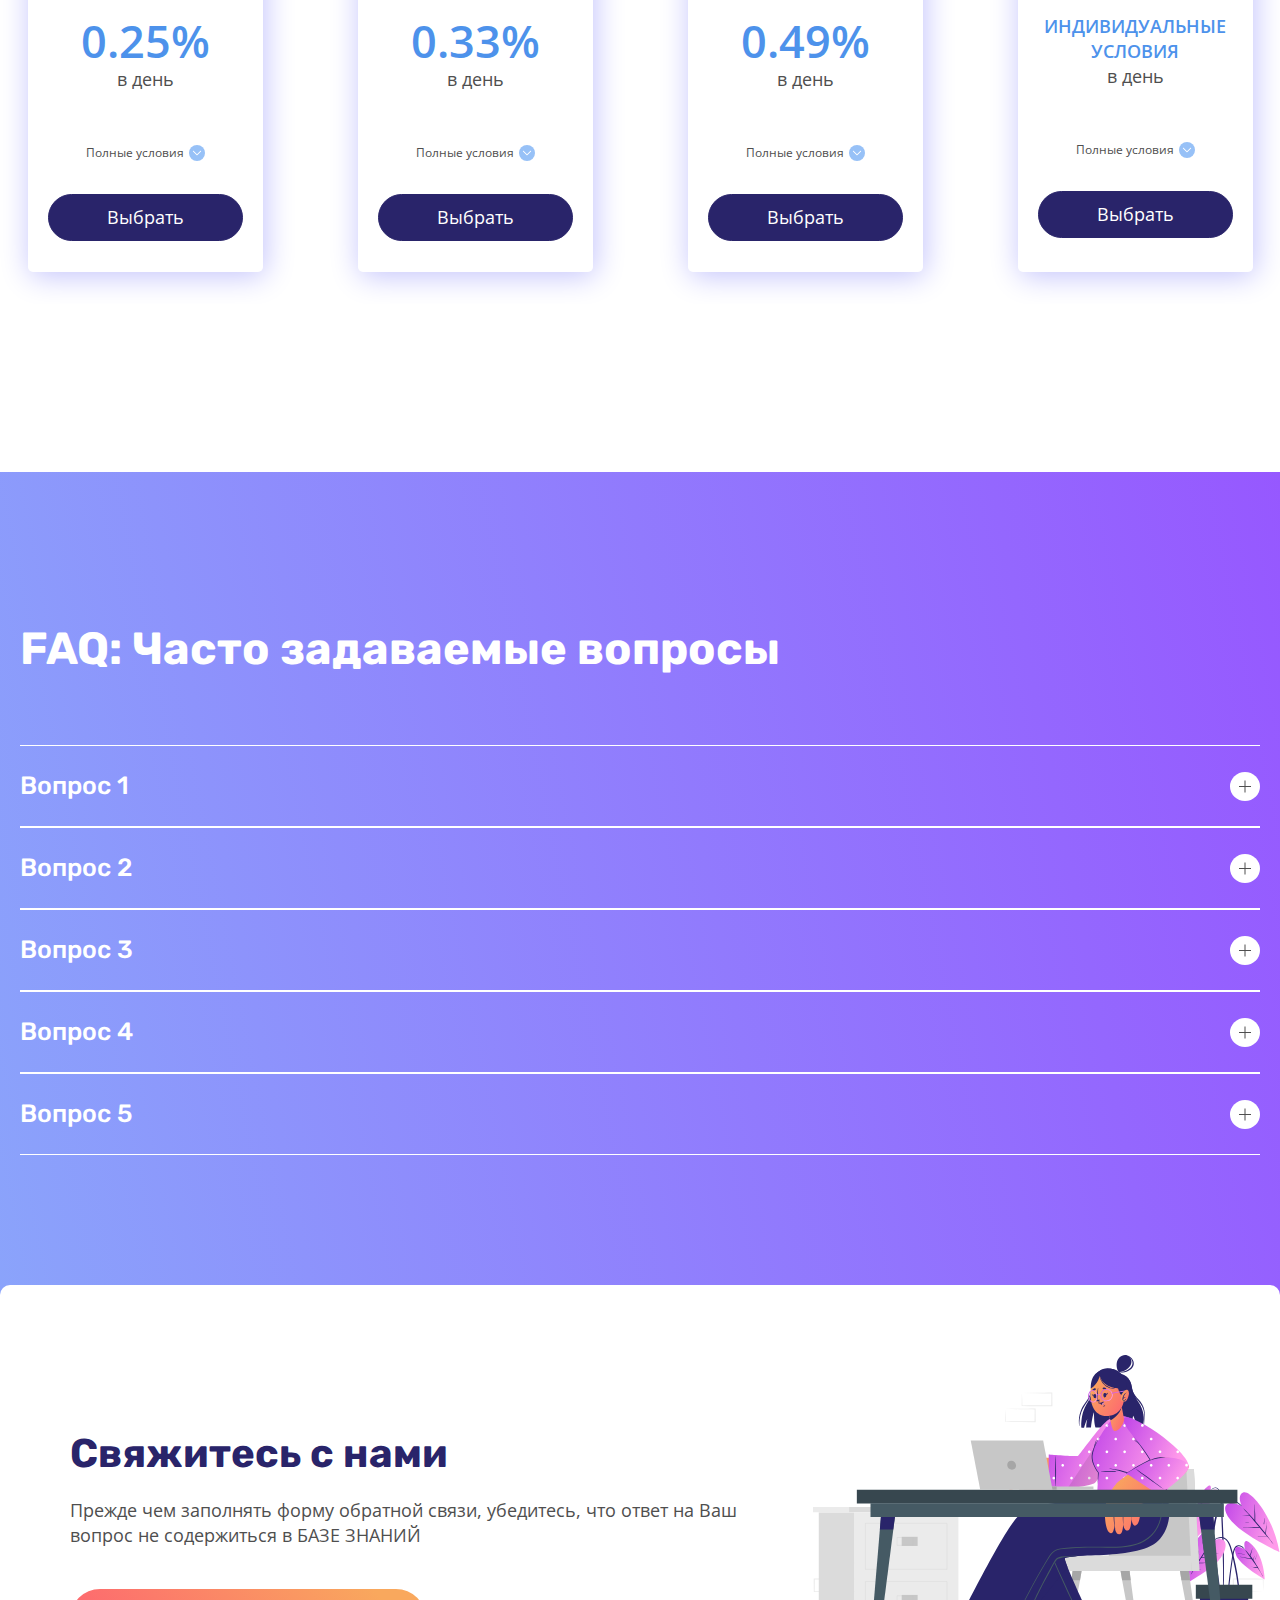
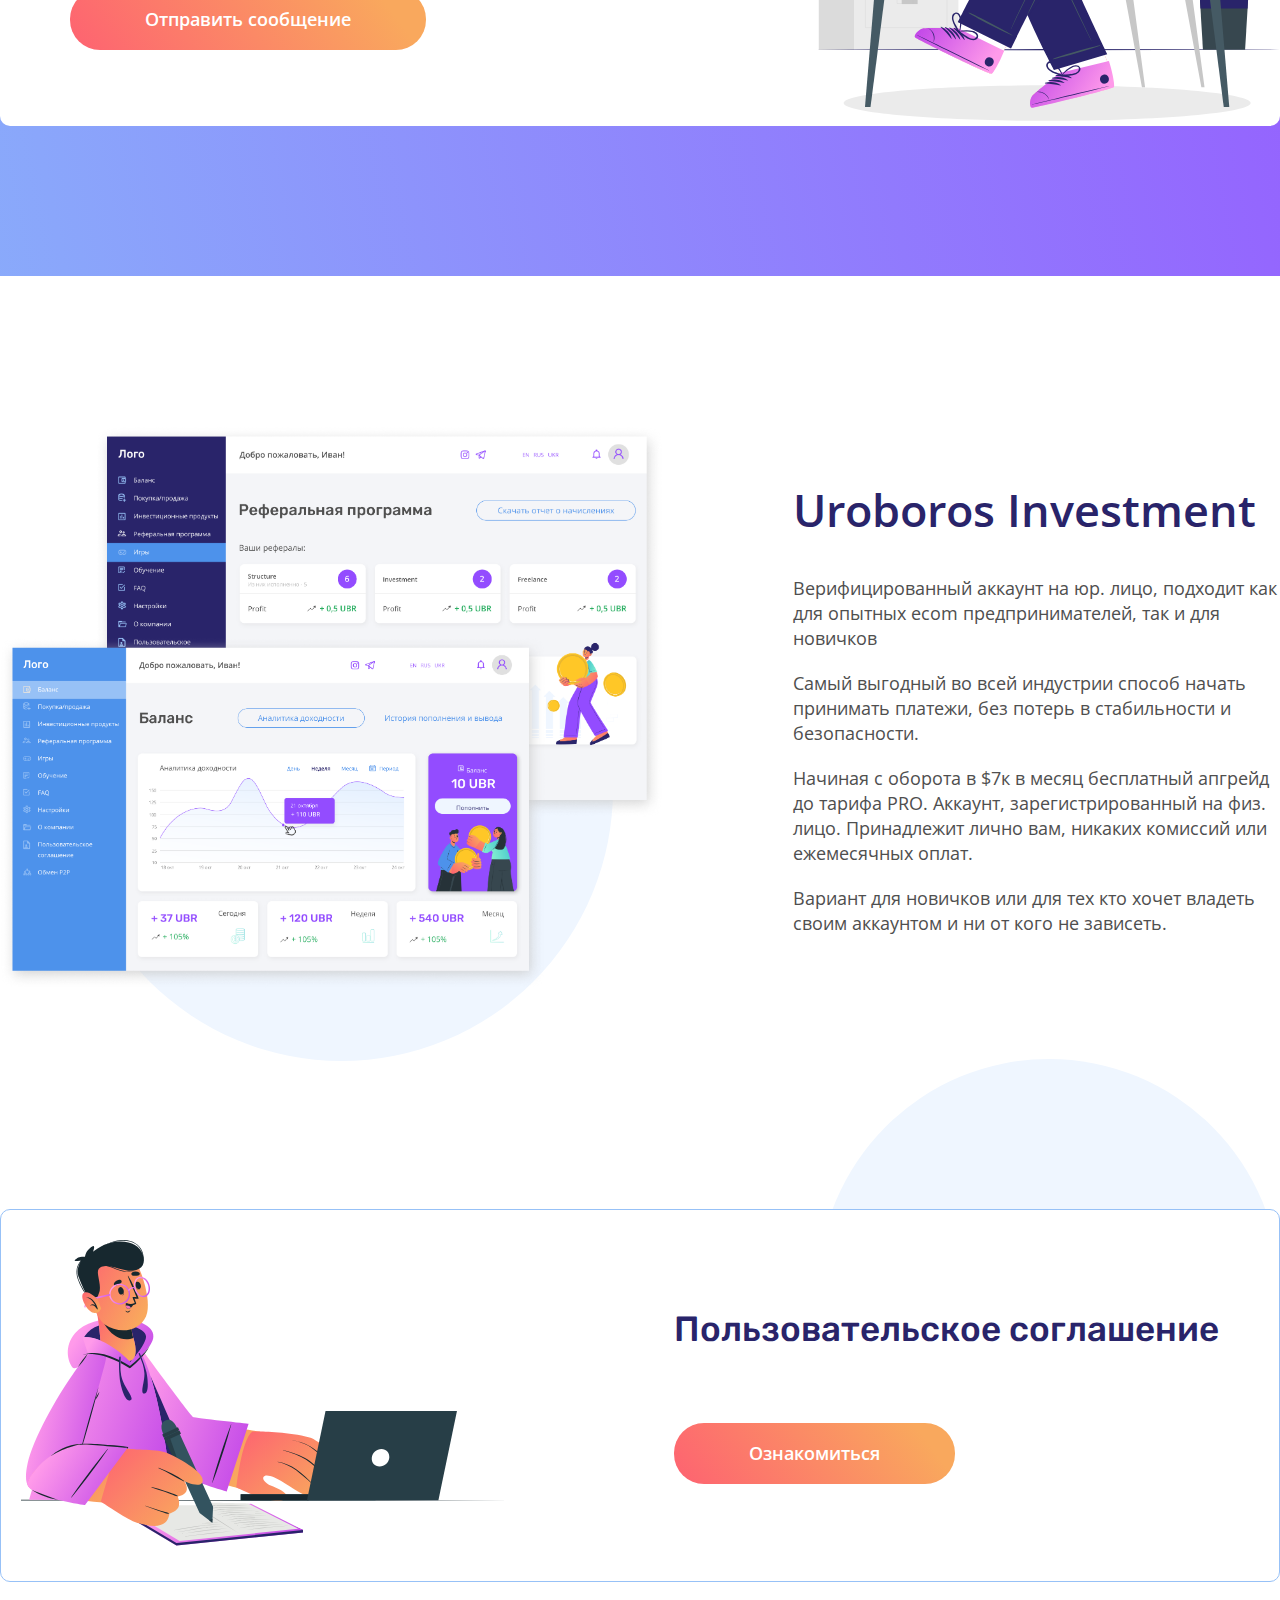
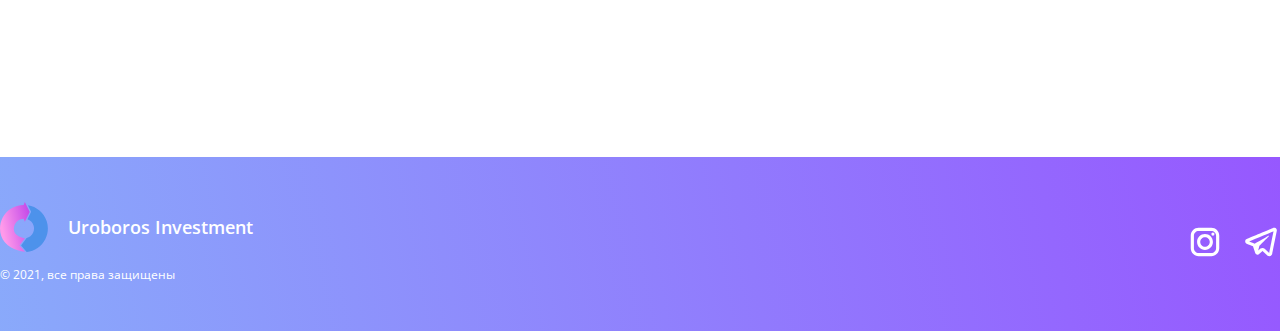
<file: index-ru.html>
<!DOCTYPE html>
<html lang="en">

<head>
  <meta charset="UTF-8">
  <meta http-equiv="X-UA-Compatible" content="IE=edge">
  <meta name="viewport" content="width=device-width, initial-scale=1.0">
  <link rel="stylesheet" href="https://cdn.jsdelivr.net/npm/swiper@8/swiper-bundle.min.css" />
  <link rel="stylesheet" href="./assets/css/style.css">
  <title>Uroboros Investment</title>
</head>

<body>

  <div class="wrapper">

    <header class="header bg">
      <div class="header-content container">
        <a href="./index.html" class="header-logo">
          <img src="./assets/img/icons/header-logo.svg" alt="">
          <span>Uroboros Investment</span>
        </a>
        <div class="header-links">
          <a href="" class="header-links__social">
            <svg class="header-links__social-icon">
              <use href="./assets/img/icons/svg-sprites.svg#instagram-icon"></use>
            </svg>
          </a>
          <a href="" class="header-links__social">
            <svg class="header-links__social-icon">
              <use href="./assets/img/icons/svg-sprites.svg#telegram-icon"></use>
            </svg>
          </a>
        </div>
        <div class="header-buttons">
          <div class="header-buttons__language">
            <a href="./index-eg.html" class="header-buttons__language-choose">EN</a>
            <a href="./index.html" class="header-buttons__language-choose">RUS</a>
            <a href="./index-ua.html" class="header-buttons__language-choose">UKR</a>
          </div>
          <a href="" class="header-buttons__btn">Войти</a>
        </div>
      </div>
    </header>

    <section class="banner bg">
      <div class="banner-content container">
        <div class="banner-content__info">
          <h1>Инвестируйте с помощью Uroboros Investment</h1>
          <p>Без открытия юр. лица и с гарантией замены аккаунта в случае блокировки по нашей вине</p>
          <a href="">Регистрация</a>
        </div>
        <div class="banner-content__image">
          <img src="./assets/img/images/banner-image.png" alt="">
        </div>
    </section>

    <section class="referral container">
      <div class="referral-info">
        <h2>Участвуйте в реферальной программе - зарабатывайте токены Uroboros</h1>
          <p>На вашем аккаунте будет комиссия 1.4% + €0.25 с европейских платежей и 2.9% + €0.25 с платежей извне Европы
            (США и т.д.).
          </p>
      </div>
      <div class="referral-image">
        <img src="./assets/img/images/referral-image.png" alt="">
      </div>
    </section>

    <section class="plan container">
      <h1 class="plan-title">Выберите свой план</h1>
      <div class="swiper mySwiper">
        <div class="swiper-wrapper">
          <div class="swiper-slide">
            <div class="plan-card">
              <h1 class="plan-card__category">AVERAGE</h1>
              <div class="plan-card__info">
                <h2 class="plan-card__info-percent">0.25%</h2>
                <span class="plan-card__info-time">в день</span>
                <button class="plan-card__info-more">
                  <span>Полные условия</span>
                  <svg class="plan-card__info-more__icon">
                    <use href="./assets/img/icons/svg-sprites.svg#arrow-down"></use>
                  </svg>
                </button>
              </div>
              <a href="#" class="plan-card__btn">Выбрать</a>
            </div>
          </div>
          <div class="swiper-slide">
            <div class="plan-card">
              <h1 class="plan-card__category">ELEVATED</h1>
              <div class="plan-card__info">
                <h2 class="plan-card__info-percent">0.33%</h2>
                <span class="plan-card__info-time">в день</span>
                <button class="plan-card__info-more">
                  <span>Полные условия</span>
                  <svg class="plan-card__info-more__icon">
                    <use href="./assets/img/icons/svg-sprites.svg#arrow-down"></use>
                  </svg>
                </button>
              </div>
              <a href="#" class="plan-card__btn">Выбрать</a>
            </div>
          </div>
          <div class="swiper-slide">
            <div class="plan-card">
              <h1 class="plan-card__category">UPPER</h1>
              <div class="plan-card__info">
                <h2 class="plan-card__info-percent">0.49%</h2>
                <span class="plan-card__info-time">в день</span>
                <button class="plan-card__info-more">
                  <span>Полные условия</span>
                  <svg class="plan-card__info-more__icon">
                    <use href="./assets/img/icons/svg-sprites.svg#arrow-down"></use>
                  </svg>
                </button>
              </div>
              <a href="#" class="plan-card__btn">Выбрать</a>
            </div>
          </div>
          <div class="swiper-slide">
            <div class="plan-card">
              <h1 class="plan-card__category">SUPREME</h1>
              <div class="plan-card__info">
                <h2 class="plan-card__info-supreme">ИНДИВИДУАЛЬНЫЕ УСЛОВИЯ</h2>
                <span class="plan-card__info-time">в день</span>
                <button class="plan-card__info-more">
                  <span>Полные условия</span>
                  <svg class="plan-card__info-more__icon">
                    <use href="./assets/img/icons/svg-sprites.svg#arrow-down"></use>
                  </svg>
                </button>
              </div>
              <a href="#" class="plan-card__btn">Выбрать</a>
            </div>
          </div>
        </div>
        <div class="swiper-pagination"></div>
      </div>
    </section>

    <div class="bg">
      <section class="faq container">
        <h1>FAQ: Часто задаваемые вопросы</h1>
        <div class="faq-content">
          <div class="faq-content__info">
            <div class="faq-content__info-question">
              <h3>Вопрос 1</h3>
              <div class="faq-content__info-question__btn">
                <span></span>
              </div>
            </div>
            <div class="faq-content__info-answer">
              <h2>Как произвести оплату за подключение Stripe?</h2>
              <p>На вашем аккаунте будет комиссия 1.4% + €0.25 с европейских платежей и 2.9% + €0.25 с платежей извне
                Европы (США и т.д.).
                Для примера работая через PayPal на ИП потеря от оборота будет составлять до 13.5-14% (Налог, пенсионка,
                комиссия и т.д.), а это очень часто больше половины прибыли, так что Stripe намного выгоднее.</p>
            </div>
          </div>
          <div class="faq-content__info">
            <div class="faq-content__info-question">
              <h3>Вопрос 2</h3>
              <div class="faq-content__info-question__btn">
                <span></span>
              </div>
            </div>
            <div class="faq-content__info-answer">
              <h2>Как произвести оплату за подключение Stripe?</h2>
              <p>На вашем аккаунте будет комиссия 1.4% + €0.25 с европейских платежей и 2.9% + €0.25 с платежей извне
                Европы (США и т.д.).
                Для примера работая через PayPal на ИП потеря от оборота будет составлять до 13.5-14% (Налог, пенсионка,
                комиссия и т.д.), а это очень часто больше половины прибыли, так что Stripe намного выгоднее.</p>
            </div>
          </div>
          <div class="faq-content__info">
            <div class="faq-content__info-question">
              <h3>Вопрос 3</h3>
              <div class="faq-content__info-question__btn">
                <span></span>
              </div>
            </div>
            <div class="faq-content__info-answer">
              <h2>Как произвести оплату за подключение Stripe?</h2>
              <p>На вашем аккаунте будет комиссия 1.4% + €0.25 с европейских платежей и 2.9% + €0.25 с платежей извне
                Европы (США и т.д.).
                Для примера работая через PayPal на ИП потеря от оборота будет составлять до 13.5-14% (Налог, пенсионка,
                комиссия и т.д.), а это очень часто больше половины прибыли, так что Stripe намного выгоднее.</p>
            </div>
          </div>
          <div class="faq-content__info">
            <div class="faq-content__info-question">
              <h3>Вопрос 4</h3>
              <div class="faq-content__info-question__btn">
                <span></span>
              </div>
            </div>
            <div class="faq-content__info-answer">
              <h2>Как произвести оплату за подключение Stripe?</h2>
              <p>На вашем аккаунте будет комиссия 1.4% + €0.25 с европейских платежей и 2.9% + €0.25 с платежей извне
                Европы (США и т.д.).
                Для примера работая через PayPal на ИП потеря от оборота будет составлять до 13.5-14% (Налог, пенсионка,
                комиссия и т.д.), а это очень часто больше половины прибыли, так что Stripe намного выгоднее.</p>
            </div>
          </div>
          <div class="faq-content__info">
            <div class="faq-content__info-question">
              <h3>Вопрос 5</h3>
              <div class="faq-content__info-question__btn">
                <span></span>
              </div>
            </div>
            <div class="faq-content__info-answer">
              <h2>Как произвести оплату за подключение Stripe?</h2>
              <p>На вашем аккаунте будет комиссия 1.4% + €0.25 с европейских платежей и 2.9% + €0.25 с платежей извне
                Европы (США и т.д.).
                Для примера работая через PayPal на ИП потеря от оборота будет составлять до 13.5-14% (Налог, пенсионка,
                комиссия и т.д.), а это очень часто больше половины прибыли, так что Stripe намного выгоднее.</p>
            </div>
          </div>
        </div>
      </section>

      <section class="contact-us container">
        <div class="contact-us-content">
          <div class="contact-us-content__info">
            <h2>Свяжитесь с нами</h2>
            <p>Прежде чем заполнять форму обратной связи, убедитесь, что ответ на Ваш вопрос не содержиться в БАЗЕ
              ЗНАНИЙ</p>
            <a href="">Отправить сообщение</a>
          </div>
          <div class="contact-us-image">
            <img src="./assets/img/images/contact-us-image.svg" alt="contact">
          </div>
        </div>
      </section>
    </div>

    <section class="investment container">
      <div class="investment-content">
        <div class="investment-content__info">
          <h2>Uroboros Investment</h2>
          <div class="investment-content__info-desc">
            <p>Верифицированный аккаунт на юр. лицо, подходит как для опытных ecom предпринимателей, так и для новичков
            </p>
            <p>
              Самый выгодный во всей индустрии способ начать принимать платежи, без потерь в стабильности и
              безопасности.
            </p>
            <p>
              Начиная с оборота в $7к в месяц бесплатный апгрейд до тарифа PRO. Аккаунт, зарегистрированный на физ.
              лицо. Принадлежит лично вам, никаких комиссий или ежемесячных оплат.
            </p>
            <p>
              Вариант для новичков или для тех кто хочет владеть своим аккаунтом и ни от кого не зависеть.
            </p>
          </div>
        </div>
        <div class="investment-image">
          <img src="./assets/img/images/investment-image.png" alt="investment">
        </div>
      </div>
    </section>

    <section class="terms container">
      <div class="terms-content">
        <div class="terms-content__info">
          <h2>Пользовательское соглашение</h2>
          <a href="">Ознакомиться</a>
        </div>
        <div class="terms-content__image">
          <img src="./assets/img/images/terms-image.svg" alt="">
        </div>
      </div>
    </section>

    <footer class="footer bg">
      <div class="footer-content container">
        <div class="footer-content__info">
          <div class="footer-content__info-logo">
            <img src="./assets/img/icons/header-logo.svg" alt="">
            <span>Uroboros Investment</span>
          </div>
          <p class="footer-content__info-copyright">© 2021, все права защищены</p>
        </div>
        <div class="footer-content__links">
          <a href="" class="footer-content__links-social">
            <svg class="footer-content__links-social__icon">
              <use href="./assets/img/icons/svg-sprites.svg#instagram-icon"></use>
            </svg>
          </a>
          <a href="" class="footer-content__links-social">
            <svg class="footer-content__links-social__icon">
              <use href="./assets/img/icons/svg-sprites.svg#telegram-icon"></use>
            </svg>
          </a>
        </div>
      </div>
    </footer>
  </div>

  <script src="https://cdn.jsdelivr.net/npm/swiper@8/swiper-bundle.min.js"></script>
  <script src="./assets/js/script.js"></script>
</body>

</html>
</file>
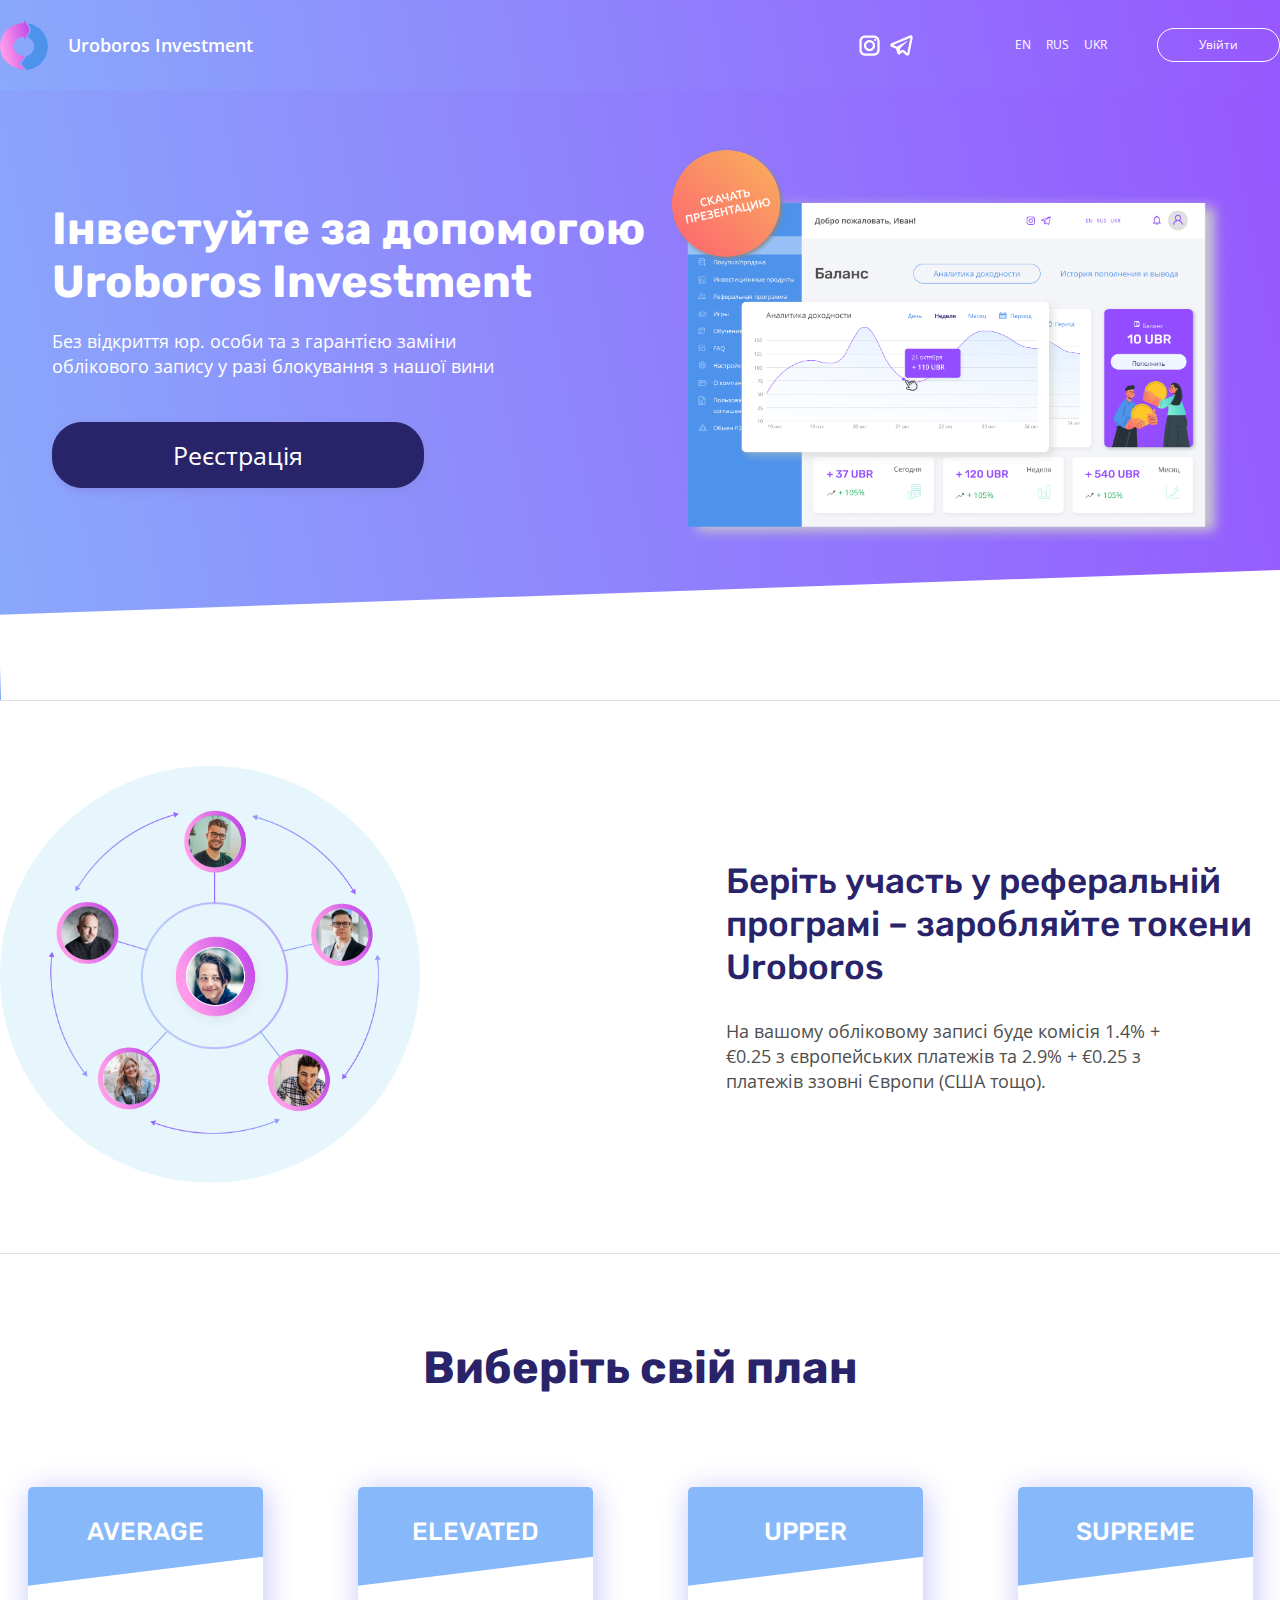
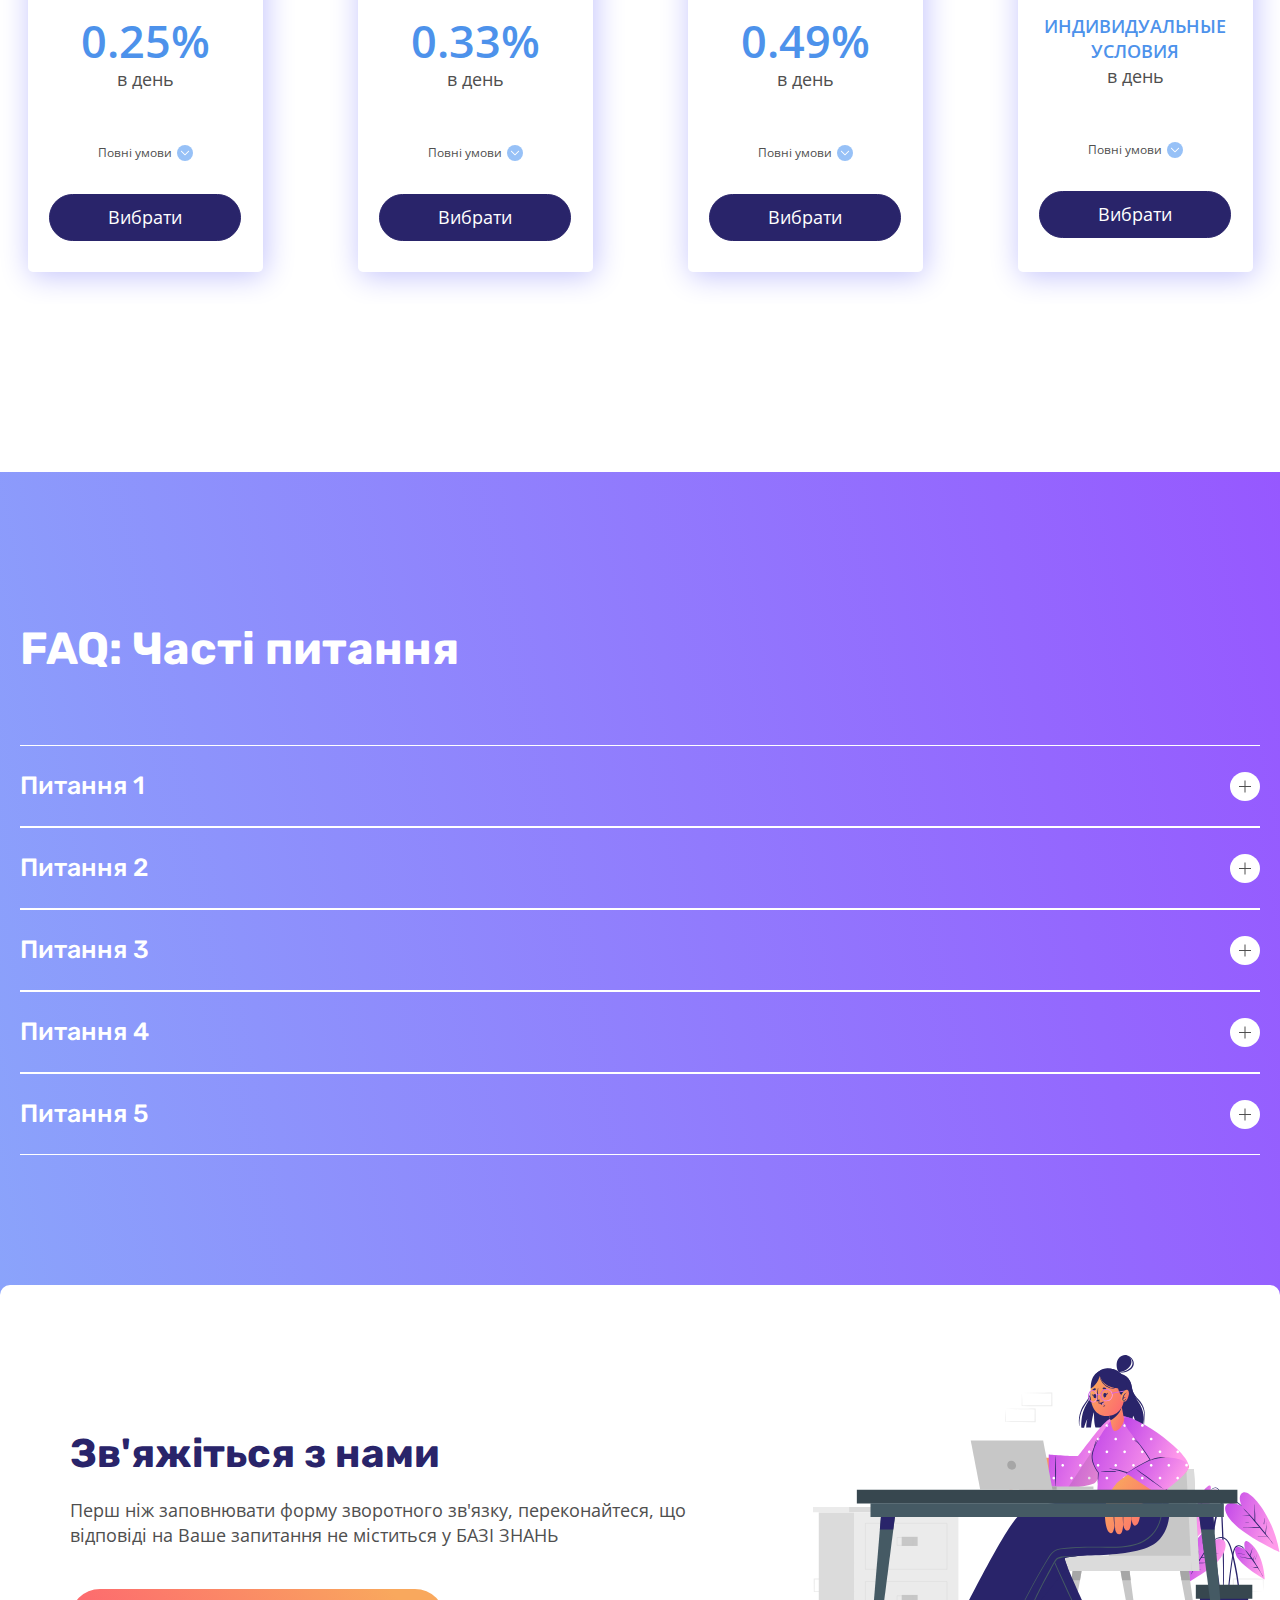
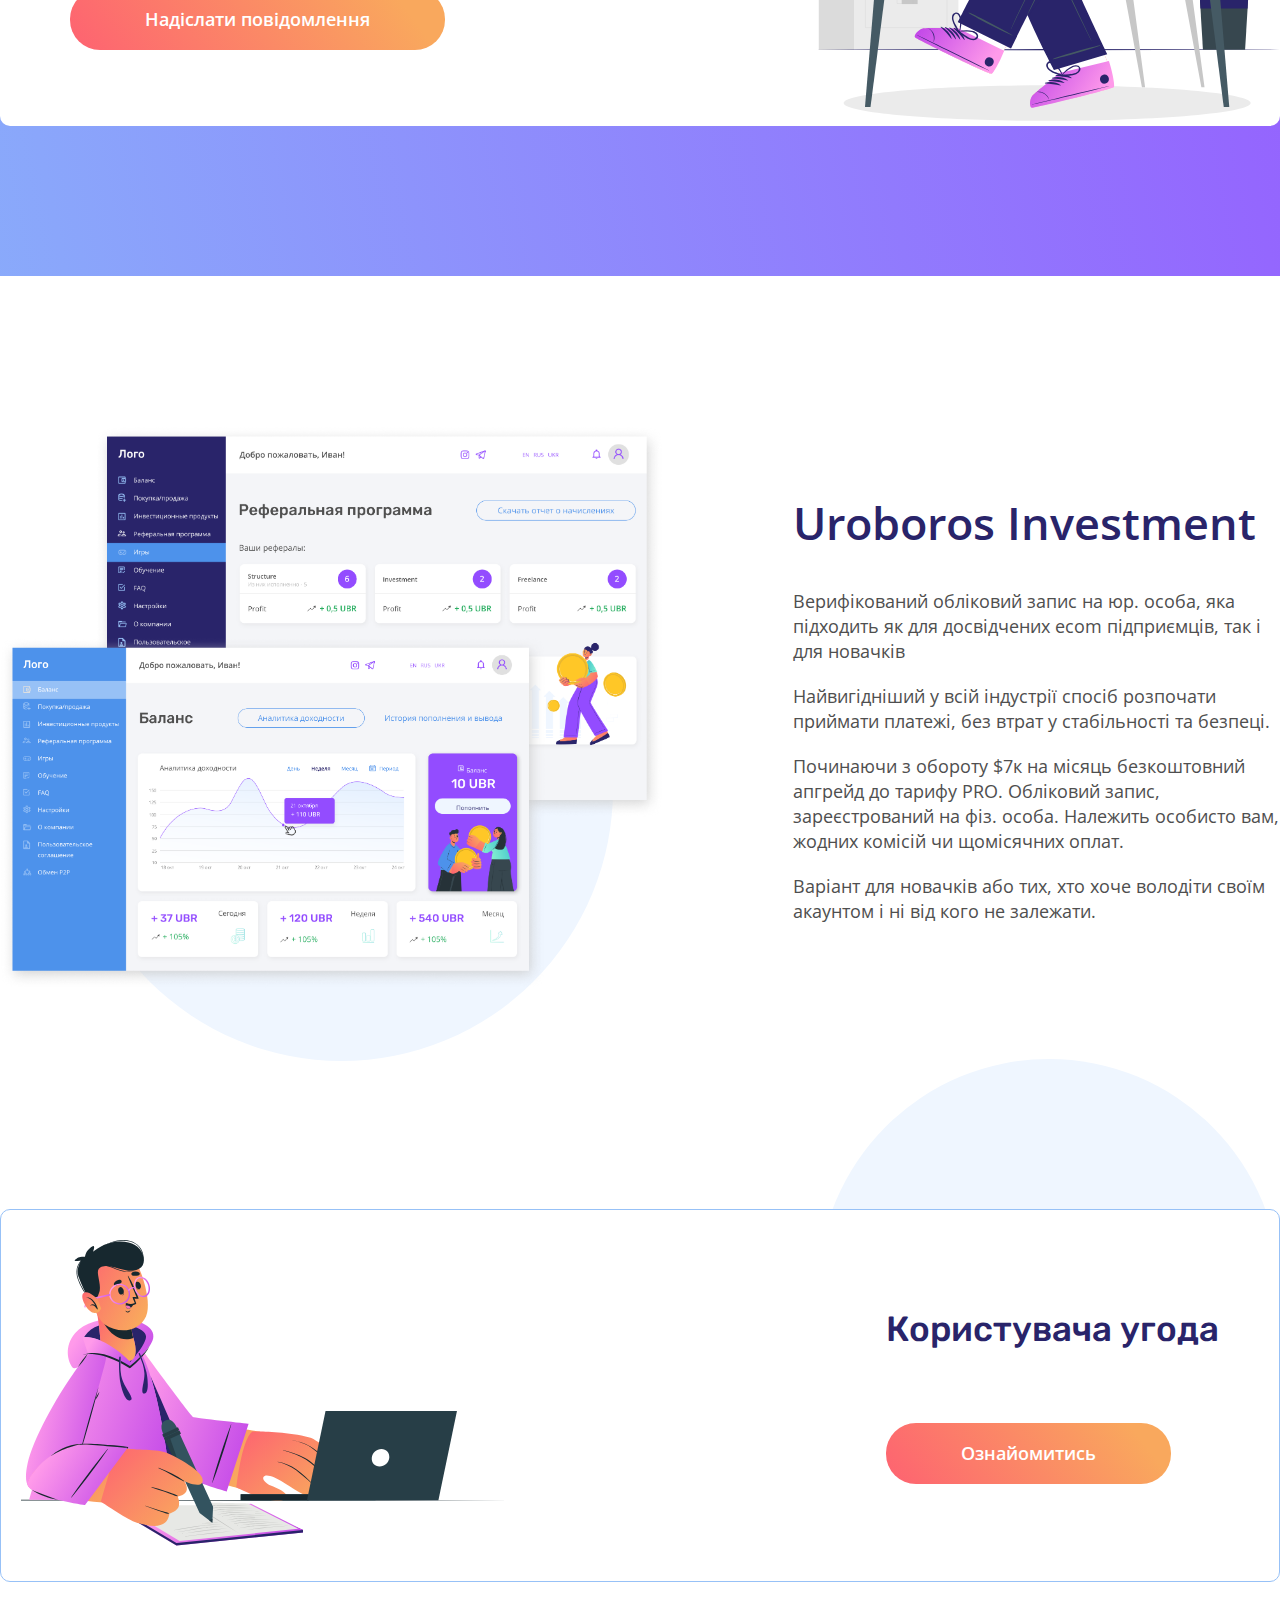
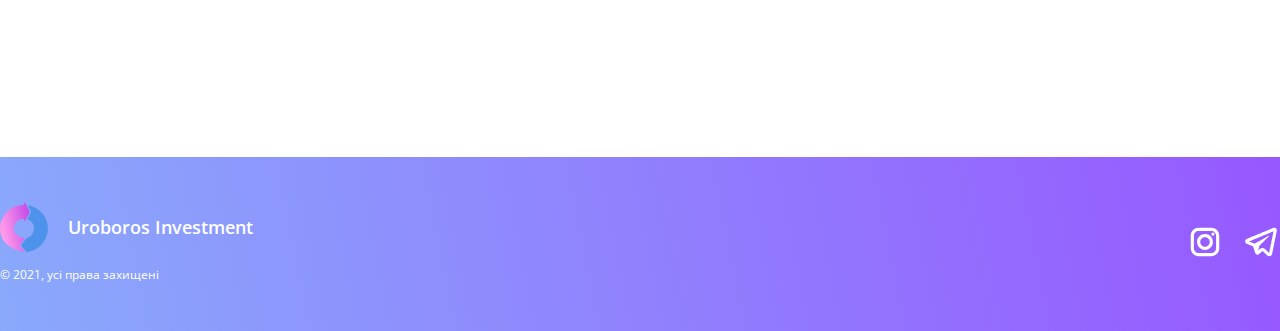
<file: index-ua.html>
<!DOCTYPE html>
<html lang="en">

<head>
  <meta charset="UTF-8">
  <meta http-equiv="X-UA-Compatible" content="IE=edge">
  <meta name="viewport" content="width=device-width, initial-scale=1.0">
  <link rel="stylesheet" href="https://cdn.jsdelivr.net/npm/swiper@8/swiper-bundle.min.css" />
  <link rel="stylesheet" href="./assets/css/style.css">
  <title>Uroboros Investment</title>
</head>

<body>

  <div class="wrapper">

    <header class="header bg">
      <div class="header-content container">
        <a href="./index-ua.html" class="header-logo">
          <img src="./assets/img/icons/header-logo.svg" alt="">
          <span>Uroboros Investment</span>
        </a>
        <div class="header-links">
          <a href="" class="header-links__social">
            <svg class="header-links__social-icon">
              <use href="./assets/img/icons/svg-sprites.svg#instagram-icon"></use>
            </svg>
          </a>
          <a href="" class="header-links__social">
            <svg class="header-links__social-icon">
              <use href="./assets/img/icons/svg-sprites.svg#telegram-icon"></use>
            </svg>
          </a>
        </div>
        <div class="header-buttons">
          <div class="header-buttons__language">
            <a href="./index-eg.html" class="header-buttons__language-choose">EN</a>
            <a href="./index.html" class="header-buttons__language-choose">RUS</a>
            <a href="./index-ua.html" class="header-buttons__language-choose">UKR</a>
          </div>
          <a href="" class="header-buttons__btn">Увійти
          </a>
        </div>
      </div>
    </header>

    <section class="banner bg">
      <div class="banner-content container">
        <div class="banner-content__info">
          <h1>Інвестуйте за допомогою Uroboros Investment</h1>
          <p>Без відкриття юр. особи та з гарантією заміни облікового запису у разі блокування з нашої вини</p>
          <a href="">
            Реєстрація</a>
        </div>
        <div class="banner-content__image">
          <img src="./assets/img/images/banner-image.png" alt="">
        </div>
    </section>

    <section class="referral container">
      <div class="referral-info">
        <h2>Беріть участь у реферальній програмі – заробляйте токени Uroboros</h1>
          <p>На вашому обліковому записі буде комісія 1.4% + €0.25 з європейських платежів та 2.9% + €0.25 з платежів
            ззовні Європи (США тощо).
          </p>
      </div>
      <div class="referral-image">
        <img src="./assets/img/images/referral-image.png" alt="">
      </div>
    </section>

    <section class="plan container">
      <h1 class="plan-title">
        Виберіть свій план</h1>
      <div class="swiper mySwiper">
        <div class="swiper-wrapper">
          <div class="swiper-slide">
            <div class="plan-card">
              <h1 class="plan-card__category">AVERAGE</h1>
              <div class="plan-card__info">
                <h2 class="plan-card__info-percent">0.25%</h2>
                <span class="plan-card__info-time">в день</span>
                <button class="plan-card__info-more">
                  <span>
                    Повні умови</span>
                  <svg class="plan-card__info-more__icon">
                    <use href="./assets/img/icons/svg-sprites.svg#arrow-down"></use>
                  </svg>
                </button>
              </div>
              <a href="#" class="plan-card__btn">Вибрати</a>
            </div>
          </div>
          <div class="swiper-slide">
            <div class="plan-card">
              <h1 class="plan-card__category">ELEVATED</h1>
              <div class="plan-card__info">
                <h2 class="plan-card__info-percent">0.33%</h2>
                <span class="plan-card__info-time">в день</span>
                <button class="plan-card__info-more">
                  <span>
                    Повні умови</span>
                  <svg class="plan-card__info-more__icon">
                    <use href="./assets/img/icons/svg-sprites.svg#arrow-down"></use>
                  </svg>
                </button>
              </div>
              <a href="#" class="plan-card__btn">Вибрати</a>
            </div>
          </div>
          <div class="swiper-slide">
            <div class="plan-card">
              <h1 class="plan-card__category">UPPER</h1>
              <div class="plan-card__info">
                <h2 class="plan-card__info-percent">0.49%</h2>
                <span class="plan-card__info-time">в день</span>
                <button class="plan-card__info-more">
                  <span>
                    Повні умови</span>
                  <svg class="plan-card__info-more__icon">
                    <use href="./assets/img/icons/svg-sprites.svg#arrow-down"></use>
                  </svg>
                </button>
              </div>
              <a href="#" class="plan-card__btn">Вибрати</a>
            </div>
          </div>
          <div class="swiper-slide">
            <div class="plan-card">
              <h1 class="plan-card__category">SUPREME</h1>
              <div class="plan-card__info">
                <h2 class="plan-card__info-supreme">ИНДИВИДУАЛЬНЫЕ УСЛОВИЯ</h2>
                <span class="plan-card__info-time">в день</span>
                <button class="plan-card__info-more">
                  <span>
                    Повні умови</span>
                  <svg class="plan-card__info-more__icon">
                    <use href="./assets/img/icons/svg-sprites.svg#arrow-down"></use>
                  </svg>
                </button>
              </div>
              <a href="#" class="plan-card__btn">Вибрати</a>
            </div>
          </div>
        </div>
        <div class="swiper-pagination"></div>
      </div>
    </section>

    <div class="bg">
      <section class="faq container">
        <h1>FAQ: Часті питання</h1>
        <div class="faq-content">
          <div class="faq-content__info">
            <div class="faq-content__info-question">
              <h3>
                Питання 1</h3>
              <div class="faq-content__info-question__btn">
                <span></span>
              </div>
            </div>
            <div class="faq-content__info-answer">
              <h2>
                Як зробити оплату за підключення Stripe?</h2>
              <p>На вашому обліковому записі буде комісія 1.4% + €0.25 з європейських платежів та 2.9% + €0.25 з
                платежів ззовні Європи (США тощо). Для прикладу працюючи через PayPal на ІП втрата від обороту
                становитиме до 13.5-14% (Податок, пенсійка, комісія тощо), а це дуже часто більше половини прибутку,
                тому Stripe набагато вигідніше.</p>
            </div>
          </div>
          <div class="faq-content__info">
            <div class="faq-content__info-question">
              <h3>
                Питання 2</h3>
              <div class="faq-content__info-question__btn">
                <span></span>
              </div>
            </div>
            <div class="faq-content__info-answer">
              <h2>
                Як зробити оплату за підключення Stripe?</h2>
              <p>На вашому обліковому записі буде комісія 1.4% + €0.25 з європейських платежів та 2.9% + €0.25 з
                платежів ззовні Європи (США тощо). Для прикладу працюючи через PayPal на ІП втрата від обороту
                становитиме до 13.5-14% (Податок, пенсійка, комісія тощо), а це дуже часто більше половини прибутку,
                тому Stripe набагато вигідніше.</p>
            </div>
          </div>
          <div class="faq-content__info">
            <div class="faq-content__info-question">
              <h3>
                Питання 3</h3>
              <div class="faq-content__info-question__btn">
                <span></span>
              </div>
            </div>
            <div class="faq-content__info-answer">
              <h2>
                Як зробити оплату за підключення Stripe?</h2>
              <p>На вашому обліковому записі буде комісія 1.4% + €0.25 з європейських платежів та 2.9% + €0.25 з
                платежів ззовні Європи (США тощо). Для прикладу працюючи через PayPal на ІП втрата від обороту
                становитиме до 13.5-14% (Податок, пенсійка, комісія тощо), а це дуже часто більше половини прибутку,
                тому Stripe набагато вигідніше.</p>
            </div>
          </div>
          <div class="faq-content__info">
            <div class="faq-content__info-question">
              <h3>
                Питання 4</h3>
              <div class="faq-content__info-question__btn">
                <span></span>
              </div>
            </div>
            <div class="faq-content__info-answer">
              <h2>
                Як зробити оплату за підключення Stripe?</h2>
              <p>На вашому обліковому записі буде комісія 1.4% + €0.25 з європейських платежів та 2.9% + €0.25 з
                платежів ззовні Європи (США тощо). Для прикладу працюючи через PayPal на ІП втрата від обороту
                становитиме до 13.5-14% (Податок, пенсійка, комісія тощо), а це дуже часто більше половини прибутку,
                тому Stripe набагато вигідніше.</p>
            </div>
          </div>
          <div class="faq-content__info">
            <div class="faq-content__info-question">
              <h3>
                Питання 5</h3>
              <div class="faq-content__info-question__btn">
                <span></span>
              </div>
            </div>
            <div class="faq-content__info-answer">
              <h2>
                Як зробити оплату за підключення Stripe?</h2>
              <p>На вашому обліковому записі буде комісія 1.4% + €0.25 з європейських платежів та 2.9% + €0.25 з
                платежів ззовні Європи (США тощо). Для прикладу працюючи через PayPal на ІП втрата від обороту
                становитиме до 13.5-14% (Податок, пенсійка, комісія тощо), а це дуже часто більше половини прибутку,
                тому Stripe набагато вигідніше.</p>
            </div>
          </div>
        </div>
      </section>

      <section class="contact-us container">
        <div class="contact-us-content">
          <div class="contact-us-content__info">
            <h2>Зв'яжіться з нами</h2>
            <p>
              Перш ніж заповнювати форму зворотного зв'язку, переконайтеся, що відповіді на Ваше запитання не міститься
              у БАЗІ ЗНАНЬ</p>
            <a href="">Надіслати повідомлення</a>
          </div>
          <div class="contact-us-image">
            <img src="./assets/img/images/contact-us-image.svg" alt="contact">
          </div>
        </div>
      </section>
    </div>

    <section class="investment container">
      <div class="investment-content">
        <div class="investment-content__info">
          <h2>Uroboros Investment</h2>
          <div class="investment-content__info-desc">
            <p>Верифікований обліковий запис на юр. особа, яка підходить як для досвідчених ecom підприємців, так і для
              новачків
            </p>
            <p>
              Найвигідніший у всій індустрії спосіб розпочати приймати платежі, без втрат у стабільності та безпеці.
            </p>
            <p>
              Починаючи з обороту $7к на місяць безкоштовний апгрейд до тарифу PRO. Обліковий запис, зареєстрований на
              фіз. особа. Належить особисто вам, жодних комісій чи щомісячних оплат.
            </p>
            <p>
              Варіант для новачків або тих, хто хоче володіти своїм акаунтом і ні від кого не залежати.
            </p>
          </div>
        </div>
        <div class="investment-image">
          <img src="./assets/img/images/investment-image.png" alt="investment">
        </div>
      </div>
    </section>

    <section class="terms container">
      <div class="terms-content">
        <div class="terms-content__info">
          <h2>Користувача угода
          </h2>
          <a href="">Ознайомитись</a>
        </div>
        <div class="terms-content__image">
          <img src="./assets/img/images/terms-image.svg" alt="">
        </div>
      </div>
    </section>

    <footer class="footer bg">
      <div class="footer-content container">
        <div class="footer-content__info">
          <div class="footer-content__info-logo">
            <img src="./assets/img/icons/header-logo.svg" alt="">
            <span>Uroboros Investment</span>
          </div>
          <p class="footer-content__info-copyright">
            © 2021, усі права захищені</p>
        </div>
        <div class="footer-content__links">
          <a href="" class="footer-content__links-social">
            <svg class="footer-content__links-social__icon">
              <use href="./assets/img/icons/svg-sprites.svg#instagram-icon"></use>
            </svg>
          </a>
          <a href="" class="footer-content__links-social">
            <svg class="footer-content__links-social__icon">
              <use href="./assets/img/icons/svg-sprites.svg#telegram-icon"></use>
            </svg>
          </a>
        </div>
      </div>
    </footer>
  </div>

  <script src="https://cdn.jsdelivr.net/npm/swiper@8/swiper-bundle.min.js"></script>
  <script src="./assets/js/script.js"></script>
</body>

</html>
</file>
<file: assets/css/style.css>
@font-face {
  font-family: "Open Sans";
  src: url("../fonts/OpenSans/OpenSans-Regular.ttf");
  font-weight: 400;
}
@font-face {
  font-family: "Open Sans";
  src: url("../fonts/OpenSans/OpenSans-SemiBold.ttf");
  font-weight: 600;
}
@font-face {
  font-family: "Rubik";
  src: url("../fonts/Rubik/Rubik-Medium.ttf");
  font-weight: 500;
}
@font-face {
  font-family: "Rubik";
  src: url("../fonts/Rubik/Rubik-Bold.ttf");
  font-weight: 700;
}
* {
  margin: 0;
  padding: 0;
  color: inherit;
  text-decoration: none;
  list-style: none;
  background: none;
  border: none;
  outline: none;
  font-size: inherit;
  font-weight: inherit;
  font-family: inherit;
}

.container {
  max-width: 1280px;
  margin: 0 auto;
}

.wrapper {
  font-family: "Open Sans", "Rubik", sans-serif;
}

.bg {
  background: linear-gradient(258.66deg, #9754FF -4.76%, #87B9FA 119.06%);
}

.header {
  position: sticky;
  top: 0;
  z-index: 999;
}
.header-content {
  display: flex;
  align-items: center;
  padding: 20px 0;
  gap: 20px;
}
.header-logo {
  display: flex;
  align-items: center;
  gap: 20px;
}
.header-logo span {
  font-weight: 600;
  font-size: 18px;
  line-height: 25px;
  color: #FFFFFF;
}
.header-links {
  margin-left: auto;
  display: flex;
  align-items: center;
  gap: 5px;
}
.header-links__social {
  max-width: 30px;
  height: 27px;
}
.header-links__social-icon {
  width: 27px;
  height: 27px;
  fill: #FFFFFF;
  transition: 0.6s all;
}
.header-links__social-icon:hover {
  fill: #29246A;
}
.header-buttons {
  margin-left: 80px;
  display: flex;
  align-items: center;
  gap: 50px;
}
.header-buttons__language {
  display: flex;
  align-items: center;
  gap: 15px;
}
.header-buttons__language-choose {
  font-weight: 400;
  font-size: 12px;
  line-height: 22px;
  color: #FFFFFF;
  transition: 0.6s all;
}
.header-buttons__language-choose:hover {
  color: #29246A;
}
.header-buttons__btn {
  border: 1px solid #FFFFFF;
  border-radius: 30px;
  padding: 5px 41px;
  font-weight: 400;
  font-size: 12px;
  line-height: 22px;
  color: #FFFFFF;
  transition: 0.6s all;
}
.header-buttons__btn:hover {
  background: #29246A;
  border: 1px solid #29246A;
}

@media screen and (max-width: 920px) {
  .header {
    padding: 20px 20px;
  }
  .header-links {
    margin-right: auto;
  }
  .header-buttons {
    margin-left: 20px;
    flex-direction: column-reverse;
    gap: 10px;
  }
}
@media screen and (max-width: 450px) {
  .header {
    padding: 20px 20px;
  }
  .header-logo span {
    font-size: 14px;
  }
  .header-links {
    display: none;
  }
  .header-buttons {
    margin-left: auto;
  }
  .header-buttons__btn {
    padding: 5px 30px;
  }
}
.banner {
  border-bottom: 1px solid #E0E0E0;
  position: relative;
  z-index: 99;
  padding: 50px 0 150px 0;
  overflow: hidden;
}
.banner::before {
  content: "";
  position: absolute;
  left: 0;
  right: 0;
  bottom: -20px;
  background: #fff;
  transform: rotate(-2deg);
  width: 200%;
  height: 150px;
  z-index: 999;
}
.banner-content {
  display: flex;
  align-items: center;
  justify-content: center;
  flex-wrap: wrap;
}
.banner-content__info {
  display: flex;
  flex-direction: column;
}
.banner-content__info h1 {
  font-family: "Rubik";
  font-weight: 700;
  font-size: 45px;
  line-height: 53px;
  color: #FFFFFF;
  max-width: 610px;
}
.banner-content__info p {
  margin-top: 21px;
  max-width: 442px;
  font-weight: 400;
  font-size: 18px;
  line-height: 25px;
  color: #FFFFFF;
}
.banner-content__info a {
  margin-top: 43px;
  width: max-content;
  padding: 17px 120px;
  box-shadow: 3px 3px 10px #878DEA;
  border-radius: 30px;
  background: #29246A;
  border: 1px solid #29246A;
  font-weight: 500;
  font-size: 25px;
  line-height: 30px;
  color: #FFFFFF;
  transition: 0.6s all;
}
.banner-content__info a:hover {
  background: #FFFFFF;
  color: #29246A;
}
.banner-content__image {
  max-width: 567px;
}
.banner-content__image img {
  z-index: 999;
  width: 100%;
}

@media screen and (max-width: 920px) {
  .banner-content__info {
    align-items: center;
    text-align: center;
  }
}
@media screen and (max-width: 620px) {
  .banner-content__info {
    align-items: center;
    text-align: center;
  }
  .banner-content__info h1 {
    font-size: 38px;
  }
  .banner-content__info p {
    font-size: 16px;
  }
}
@media screen and (max-width: 420px) {
  .banner-content__info {
    align-items: center;
    text-align: center;
  }
  .banner-content__info h1 {
    font-size: 24px;
    line-height: 40px;
  }
  .banner-content__info p {
    font-size: 14px;
    line-height: 20px;
  }
  .banner-content__info a {
    padding: 17px 60px;
    font-size: 21px;
  }
}
.referral {
  margin-top: 65px;
  display: flex;
  align-items: center;
  justify-content: center;
  flex-direction: row-reverse;
  flex-wrap: wrap;
  gap: 89px;
  padding-bottom: 65px;
  border-bottom: 1px solid #E0E0E0;
}
.referral-info {
  display: flex;
  flex-direction: column;
  gap: 30px;
}
.referral-info h2 {
  font-family: "Rubik";
  max-width: 554px;
  font-weight: 500;
  font-size: 35px;
  line-height: 43px;
  color: #29246A;
}
.referral-info p {
  max-width: 445px;
  font-weight: 400;
  font-size: 18px;
  line-height: 25px;
  color: #4F4F4F;
}
.referral-image {
  margin-right: auto;
  max-width: 420px;
}
.referral-image img {
  width: 100%;
}

@media screen and (max-width: 920px) {
  .referral {
    padding: 40px 20px;
    gap: 30px;
  }
  .referral-info {
    gap: 10px;
  }
  .referral-image {
    margin-right: 0;
  }
}
@media screen and (max-width: 500px) {
  .referral-info {
    gap: 10px;
  }
  .referral-info h2 {
    font-size: 24px;
    line-height: 30px;
  }
  .referral-info p {
    font-size: 14px;
    line-height: 20px;
  }
}
.swiper {
  width: 100%;
  height: 100%;
}

.swiper-slide {
  text-align: center;
  font-size: 18px;
  background: #fff;
  /* Center slide text vertically */
  display: -webkit-box;
  display: -ms-flexbox;
  display: -webkit-flex;
  display: flex;
  -webkit-box-pack: center;
  -ms-flex-pack: center;
  -webkit-justify-content: center;
  justify-content: center;
  -webkit-box-align: center;
  -ms-flex-align: center;
  -webkit-align-items: center;
  align-items: center;
}

.swiper-slide img {
  display: block;
  width: 100%;
  height: 100%;
  object-fit: cover;
}

.swiper-wrapper {
  height: 450px;
}

.swiper-horizontal > .swiper-pagination-bullets,
.swiper-pagination-bullets.swiper-pagination-horizontal,
.swiper-pagination-custom,
.swiper-pagination-fraction {
  bottom: 0;
}

.plan {
  margin-top: 87px;
  display: flex;
  align-items: center;
  justify-content: center;
  flex-direction: column;
  gap: 60px;
}
.plan-title {
  font-family: "Rubik";
  font-weight: 700;
  font-size: 45px;
  line-height: 53px;
  color: #29246A;
}
.plan-card {
  width: 235px;
  height: 385px;
  display: flex;
  align-items: center;
  text-align: center;
  flex-direction: column;
  background: #FFFFFF;
  box-shadow: 2px 4px 30px #C2C2FC;
  border-radius: 5px;
  transition: 0.6s all;
}
.plan-card__category {
  padding: 30px 0 40px 0;
  border-radius: 5px 5px 0 0;
  width: 100%;
  background: #87B9FA;
  font-family: "Rubik";
  font-weight: 500;
  font-size: 25px;
  line-height: 30px;
  color: #FFFFFF;
  transition: 0.6s all;
  overflow: hidden;
  position: relative;
}
.plan-card__category::before {
  content: "";
  position: absolute;
  left: 0;
  right: 0;
  bottom: -30px;
  background: #fff;
  transform: rotate(-7deg);
  width: 200%;
  height: 60px;
  z-index: 999;
}
.plan-card__info {
  margin-top: 27px;
  display: flex;
  align-items: center;
  flex-direction: column;
}
.plan-card__info-percent {
  max-width: 235px;
  font-weight: 700;
  font-size: 45px;
  line-height: 53px;
  color: #4D92EB;
  transition: 0.6s all;
}
.plan-card__info-supreme {
  font-weight: 700;
  font-size: 18px;
  line-height: 25px;
  color: #4D92EB;
  transition: 0.6s all;
}
.plan-card__info-time {
  font-weight: 400;
  font-size: 18px;
  line-height: 25px;
  color: #4F4F4F;
}
.plan-card__info-more {
  margin-top: 50px;
  cursor: pointer;
  display: flex;
  align-items: center;
  gap: 5px;
}
.plan-card__info-more span {
  font-weight: 400;
  font-size: 12px;
  line-height: 22px;
  color: #4F4F4F;
}
.plan-card__info-more__icon {
  width: 12px;
  height: 12px;
  padding: 2px;
  background: #97C1F7;
  border-radius: 50%;
  fill: #FFFFFF;
}
.plan-card a {
  margin-top: 30px;
  margin-bottom: 31px;
  display: inline-block;
  padding: 10px 58px;
  border: 1px solid #29246A;
  border-radius: 30px;
  background: #29246A;
  font-weight: 400;
  font-size: 18px;
  line-height: 25px;
  color: #FFFFFF;
  transition: 0.6s all;
}
.plan-card a:hover {
  background: #FFFFFF;
  color: #29246A;
}

.plan-card:hover .plan-card__category {
  background: #B93CE8;
}

.plan-card:hover .plan-card__info-percent {
  color: #B93CE8;
}

.plan-card:hover .plan-card__info-supreme {
  color: #B93CE8;
}

@media screen and (max-width: 920px) {
  .plan {
    padding: 0 20px;
    margin-top: 50px;
    gap: 40px;
  }
  .plan-title {
    font-size: 38px;
  }
}
@media screen and (max-width: 620px) {
  .plan {
    padding: 0 20px;
    margin-top: 40px;
    gap: 30px;
  }
  .plan-title {
    font-size: 32px;
  }
}
@media screen and (max-width: 400px) {
  .plan {
    padding: 0 20px;
    margin-top: 30px;
    gap: 20px;
  }
  .plan-title {
    font-size: 24px;
  }
}
.faq {
  margin-top: 168px;
  padding: 150px 20px 0 20px;
  display: flex;
  flex-direction: column;
  gap: 70px;
}
.faq h1 {
  max-width: 828px;
  font-family: "Rubik";
  font-weight: 700;
  font-size: 45px;
  line-height: 53px;
  color: #FFFFFF;
}
.faq-content {
  display: flex;
  flex-direction: column;
}
.faq-content__info {
  border-top: 1px solid #FFFFFF;
  border-bottom: 1px solid #FFFFFF;
  padding: 25px 0;
  display: flex;
  flex-direction: column;
  transition: 0.6s all;
}
.faq-content__info-question {
  display: flex;
  align-items: center;
  gap: 10px;
}
.faq-content__info-question h3 {
  font-family: "Rubik";
  font-weight: 500;
  font-size: 25px;
  line-height: 30px;
  color: #FFFFFF;
}
.faq-content__info-question__btn {
  cursor: pointer;
  position: relative;
  margin-left: auto;
  width: 30px;
  height: 29px;
  border-radius: 50%;
  background: #FFFFFF;
  transition: 0.6s all;
}
.faq-content__info-question__btn span {
  content: "";
  position: absolute;
  top: 14px;
  left: 9px;
  width: 12px;
  height: 1px;
  background: #4F4F4F;
}
.faq-content__info-question__btn span::before {
  content: "";
  position: absolute;
  top: 0;
  left: 0;
  width: 12px;
  height: 1px;
  background: #4F4F4F;
  transform: rotate(90deg);
  transition: 0.6s all;
}
.faq-content__info-answer {
  display: flex;
  flex-direction: column;
  gap: 20px;
  max-height: 0;
  overflow: hidden;
  transition: 0.6s all;
}
.faq-content__info-answer h2 {
  font-family: "Rubik";
  max-width: 929px;
  font-weight: 500;
  font-size: 25px;
  line-height: 30px;
  color: #FFFFFF;
}
.faq-content__info-answer p {
  max-width: 780px;
  font-weight: 400;
  font-size: 18px;
  line-height: 25px;
  color: #FFFFFF;
}

.faq-content__info.active .faq-content__info-answer {
  max-height: 600px;
  padding-top: 20px;
}

.faq-content__info.active .faq-content__info-question__btn span::before {
  transform: rotate(0deg);
  transition: 0.6s all;
}

@media screen and (max-width: 920px) {
  .faq {
    padding: 50px 20px 0 20px;
    gap: 40px;
  }
  .faq h1 {
    font-size: 40px;
    line-height: 40px;
  }
}
@media screen and (max-width: 520px) {
  .faq {
    padding: 50px 20px 0 20px;
    gap: 20px;
  }
  .faq h1 {
    font-size: 24px;
  }
  .faq-content__info-question h3 {
    font-size: 18px;
  }
}
.contact-us {
  margin-top: 130px;
  padding-bottom: 150px;
}
.contact-us-content {
  padding: 70px 0 0 70px;
  border-radius: 10px;
  display: flex;
  align-items: center;
  justify-content: center;
  gap: 75px;
  background: #FFFFFF;
}
.contact-us-content__info {
  display: flex;
  flex-direction: column;
}
.contact-us-content__info h2 {
  font-family: "Rubik";
  font-weight: 700;
  font-size: 40px;
  line-height: 47px;
  color: #29246A;
}
.contact-us-content__info p {
  margin-top: 21px;
  max-width: 700px;
  font-weight: 400;
  font-size: 18px;
  line-height: 25px;
  color: #4F4F4F;
}
.contact-us-content__info a {
  position: relative;
  width: max-content;
  margin-top: 41px;
  display: inline-block;
  padding: 18px 75px;
  border-radius: 30px;
  background: linear-gradient(233.48deg, #F9A85D 12.64%, #FE5C73 107.8%);
  text-align: center;
  font-weight: 600;
  font-size: 18px;
  line-height: 25px;
  color: #FFFFFF;
}
.contact-us-content__info a::before {
  position: absolute;
  content: "";
  background: #FFFFFF;
  width: 8px;
  top: 0;
  bottom: 0;
  left: -32px;
  transform: rotate(-16deg);
  filter: blur(6px);
}
.contact-us-content__info a:hover::before {
  left: calc(100% + 32px);
  transition: 0.6s all;
}
.contact-us-image {
  margin-left: auto;
  max-width: 488px;
}
.contact-us-image img {
  width: 100%;
}

@media screen and (max-width: 920px) {
  .contact-us {
    margin-top: 65px;
    padding-bottom: 75px;
  }
  .contact-us-content {
    padding: 70px 20px 0 20px;
    flex-direction: column;
    gap: 50px;
  }
  .contact-us-content__info h2 {
    font-size: 36px;
    line-height: 40px;
  }
  .contact-us-image {
    margin-left: 0;
  }
}
@media screen and (max-width: 520px) {
  .contact-us-content__info h2 {
    font-size: 24px;
    line-height: 30px;
  }
  .contact-us-content__info a {
    font-size: 14px;
    padding: 18px 40px;
  }
}
.investment {
  margin-top: 150px;
}
.investment-content {
  display: flex;
  align-items: center;
  justify-content: center;
  flex-direction: row-reverse;
  flex-wrap: wrap;
  gap: 80px;
}
.investment-content__info {
  display: flex;
  flex-direction: column;
  gap: 40px;
}
.investment-content__info h2 {
  font-weight: 700;
  font-size: 45px;
  line-height: 53px;
  color: #29246A;
}
.investment-content__info-desc {
  display: flex;
  flex-direction: column;
  gap: 20px;
}
.investment-content__info-desc p {
  max-width: 487px;
  font-weight: 400;
  font-size: 18px;
  line-height: 25px;
  color: #4F4F4F;
}
.investment-image {
  margin-right: auto;
  max-width: 663px;
  position: relative;
}
.investment-image::before {
  content: "";
  position: absolute;
  max-width: 543px;
  max-height: 543px;
  width: 100%;
  height: 100%;
  top: 92px;
  right: 50px;
  background: #EFF6FF;
  border-radius: 50%;
  z-index: -99;
}
.investment-image img {
  width: 100%;
}

@media screen and (max-width: 920px) {
  .investment {
    padding: 0 20px;
  }
  .investment-content {
    gap: 60px;
  }
  .investment-content__info {
    gap: 20px;
  }
  .investment-content__info h2 {
    font-size: 36px;
    line-height: 50px;
  }
  .investment-image {
    margin-right: 0;
  }
  .investment-image::before {
    display: none;
  }
}
@media screen and (max-width: 520px) {
  .investment {
    padding: 0 20px;
  }
  .investment-content {
    gap: 30px;
  }
  .investment-content__info {
    gap: 20px;
  }
  .investment-content__info h2 {
    font-size: 24px;
    line-height: 40px;
  }
  .investment-content__info p {
    font-size: 14px;
    line-height: 20px;
  }
  .investment-image::before {
    display: none;
  }
}
.terms {
  margin-top: 215px;
  position: relative;
}
.terms::before {
  content: "";
  position: absolute;
  width: 462px;
  height: 462px;
  top: -150px;
  right: 0px;
  background: #EFF6FF;
  border-radius: 50%;
  z-index: -99;
}
.terms-content {
  padding: 30px 60px 30px 20px;
  border: 1px solid #97C1F7;
  border-radius: 10px;
  display: flex;
  align-items: center;
  flex-direction: row-reverse;
  background: #FFFFFF;
}
.terms-content__info {
  display: flex;
  flex-direction: column;
  gap: 31px;
}
.terms-content__info h2 {
  font-family: "Rubik";
  font-weight: 500;
  font-size: 35px;
  line-height: 43px;
  color: #29246A;
}
.terms-content__info a {
  position: relative;
  width: max-content;
  margin-top: 41px;
  display: inline-block;
  padding: 18px 75px;
  border-radius: 30px;
  background: linear-gradient(233.48deg, #F9A85D 12.64%, #FE5C73 107.8%);
  text-align: center;
  font-weight: 600;
  font-size: 18px;
  line-height: 25px;
  color: #FFFFFF;
}
.terms-content__info a::before {
  position: absolute;
  content: "";
  background: #FFFFFF;
  width: 8px;
  top: 0;
  bottom: 0;
  left: -32px;
  transform: rotate(-16deg);
  filter: blur(6px);
}
.terms-content__info a:hover::before {
  left: calc(100% + 32px);
  transition: 0.6s all;
}
.terms-content__image {
  margin-right: auto;
  max-width: 492px;
}
.terms-content__image img {
  width: 100%;
}

@media screen and (max-width: 920px) {
  .terms {
    margin-top: 65px;
    padding: 0 20px;
  }
  .terms::before {
    display: none;
  }
  .terms-content {
    justify-content: center;
    padding: 30px 20px 0 20px;
    flex-direction: column;
    gap: 20px;
  }
  .terms-content__info h2 {
    font-size: 36px;
    line-height: 40px;
  }
  .terms-content__info a {
    margin: 0;
  }
  .terms-content__image {
    margin-right: 0;
  }
}
@media screen and (max-width: 520px) {
  .terms-content__info h2 {
    font-size: 24px;
    line-height: 30px;
  }
  .terms-content__info a {
    font-size: 14px;
    padding: 18px 40px;
  }
}
.footer {
  margin-top: 175px;
}
.footer-content {
  padding: 45px 0;
  display: flex;
  align-items: center;
  gap: 20px;
}
.footer-content__info {
  display: flex;
  flex-direction: column;
  gap: 12px;
}
.footer-content__info-logo {
  display: flex;
  align-items: center;
  gap: 20px;
}
.footer-content__info-logo span {
  font-weight: 600;
  font-size: 18px;
  line-height: 25px;
  color: #FFFFFF;
}
.footer-content__info-copyright {
  font-weight: 400;
  font-size: 12px;
  line-height: 22px;
  color: #FFFFFF;
}
.footer-content__links {
  margin-left: auto;
  display: flex;
  align-items: center;
  gap: 18px;
}
.footer-content__links-social__icon {
  width: 38px;
  height: 38px;
  fill: #FFFFFF;
}

@media screen and (max-width: 520px) {
  .footer {
    margin-top: 50px;
  }
  .footer-content {
    padding: 20px 20px;
  }
  .footer-content__info-logo span {
    font-size: 14px;
  }
  .footer-content__links-social__icon {
    width: 20px;
    height: 20px;
  }
}

/*# sourceMappingURL=style.css.map */
</file>
